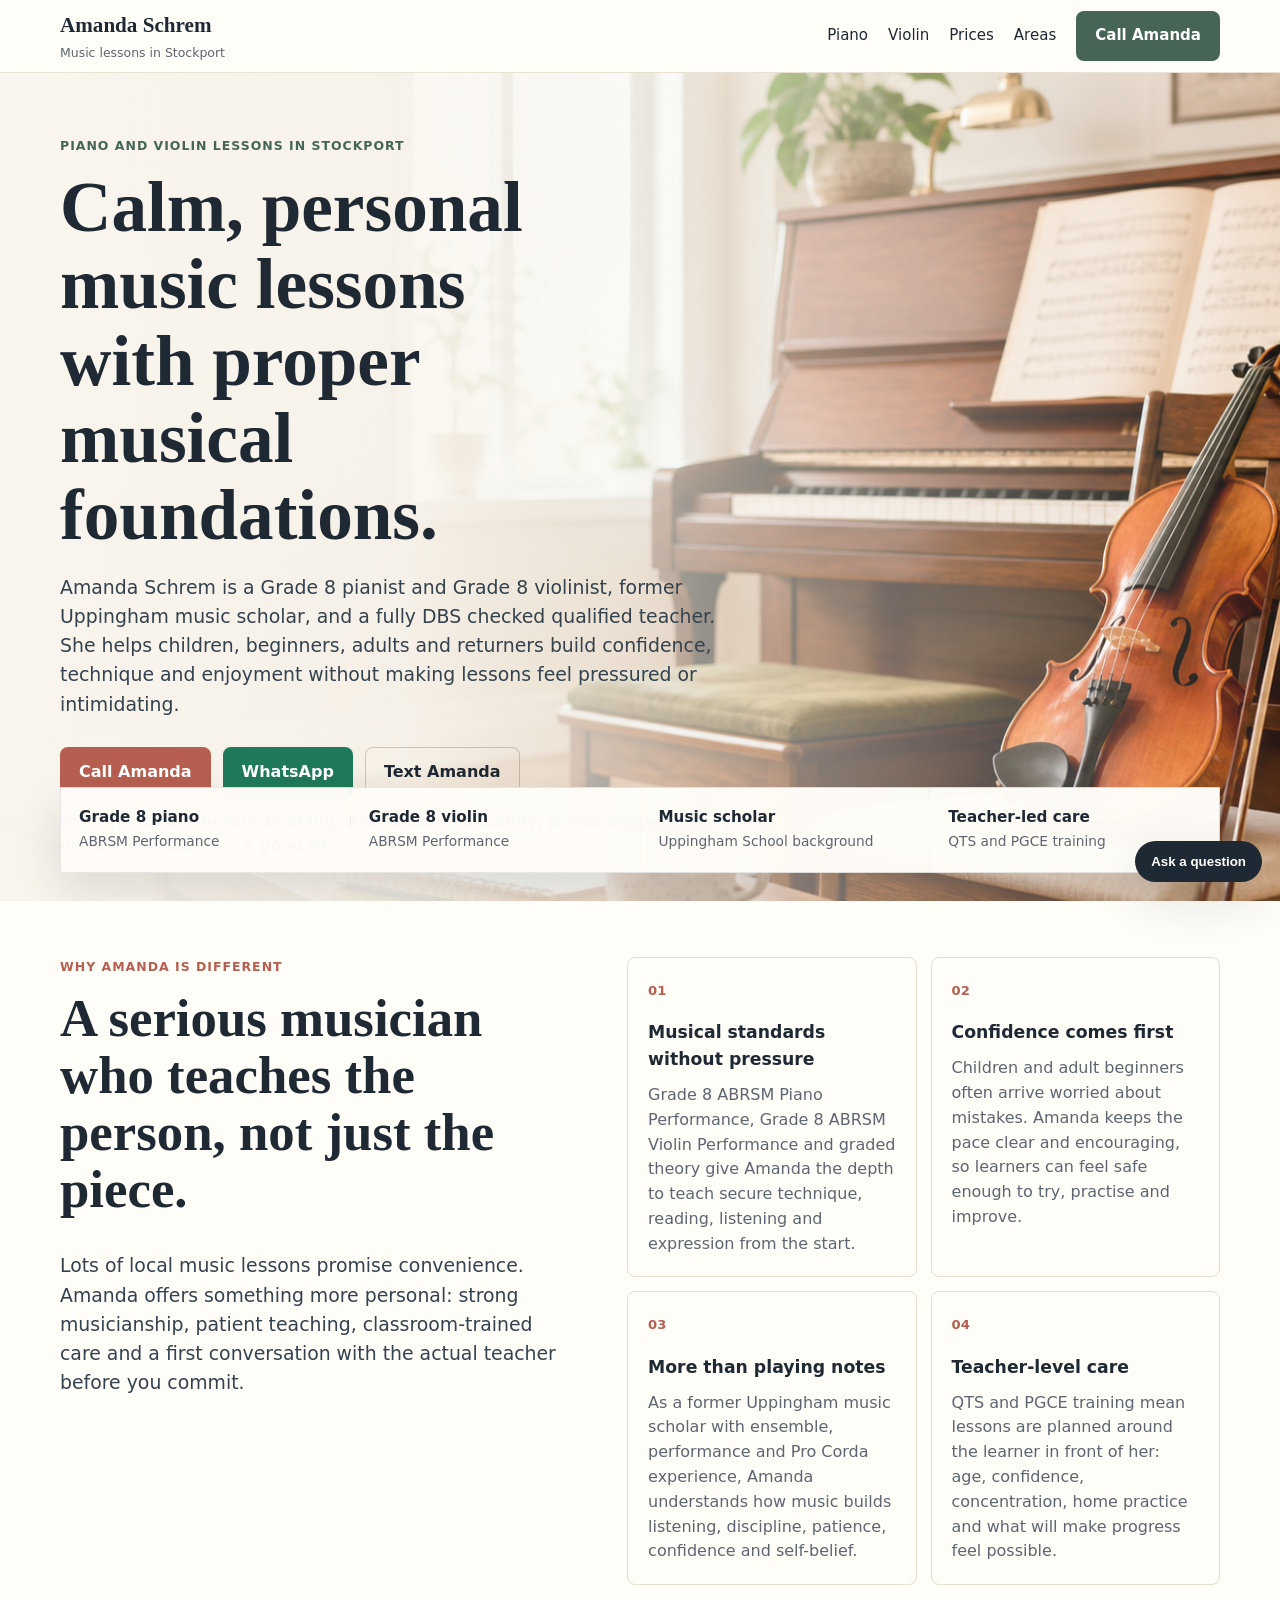
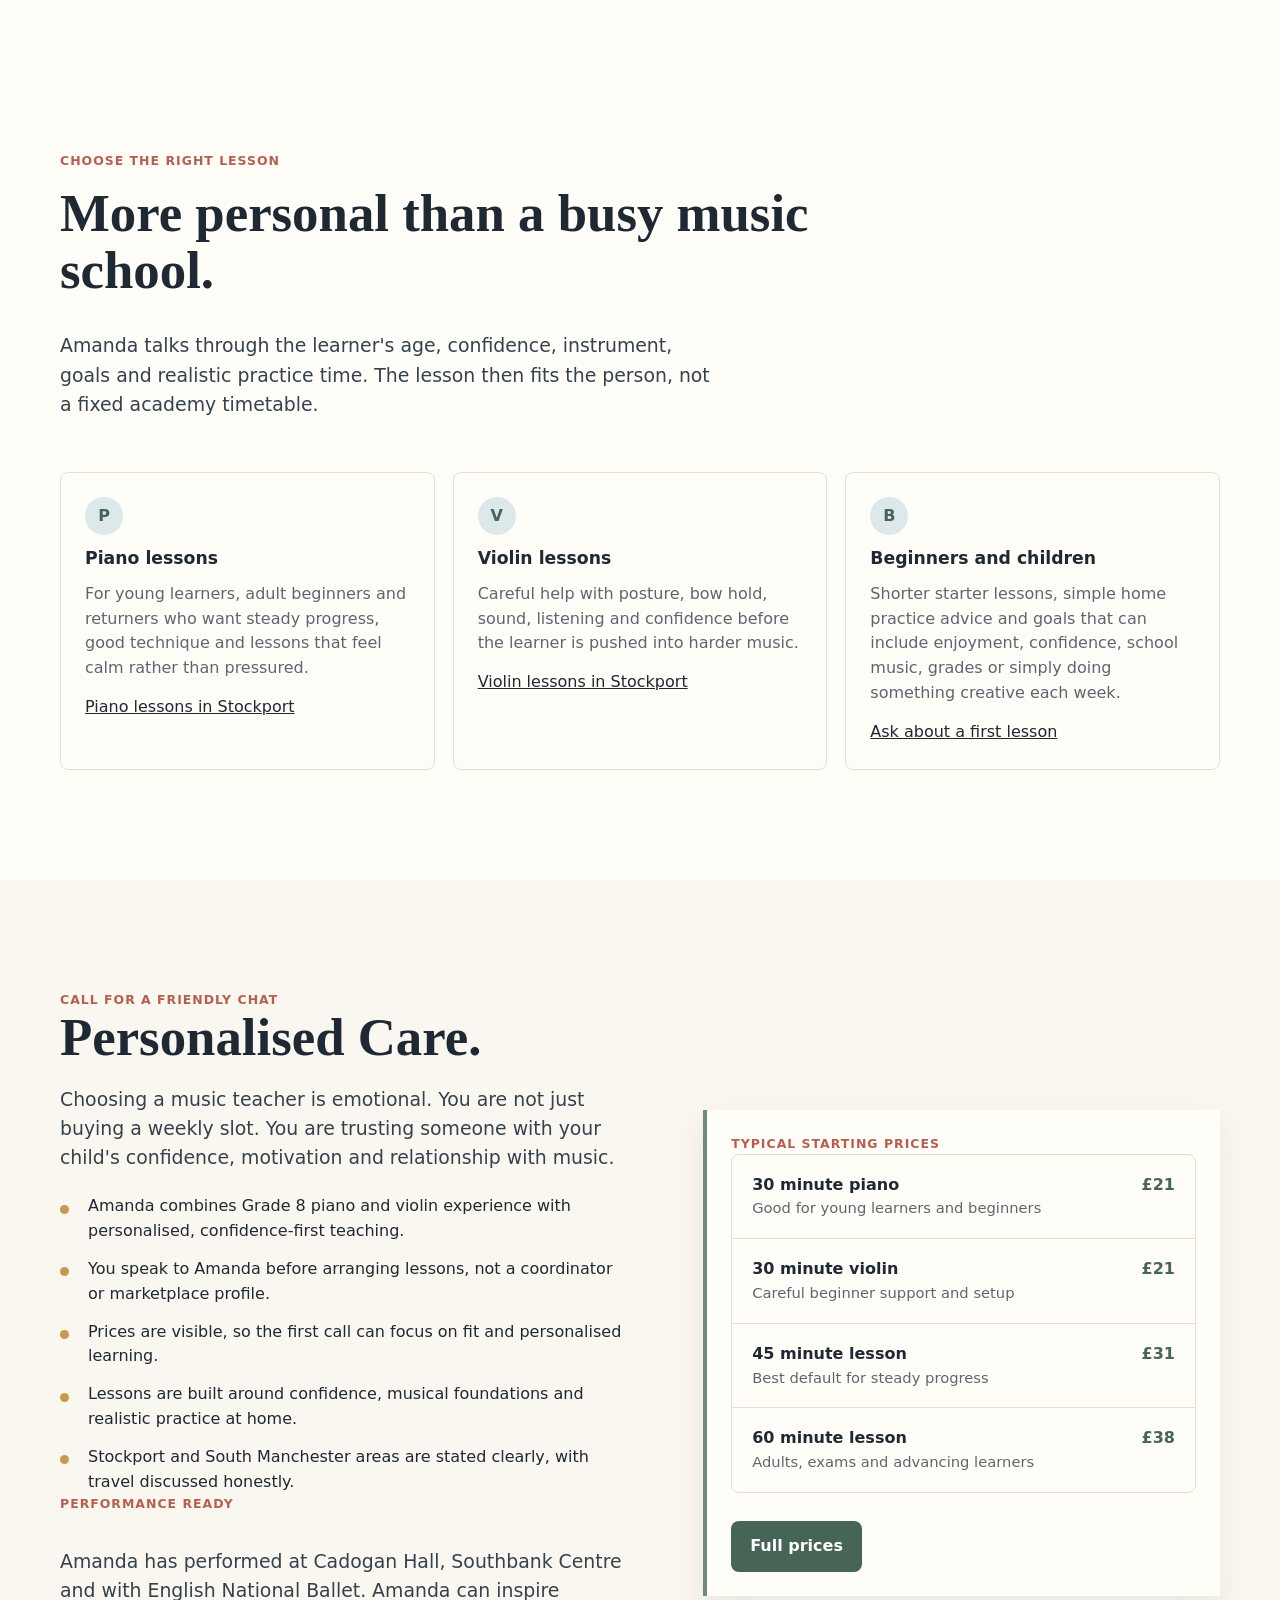
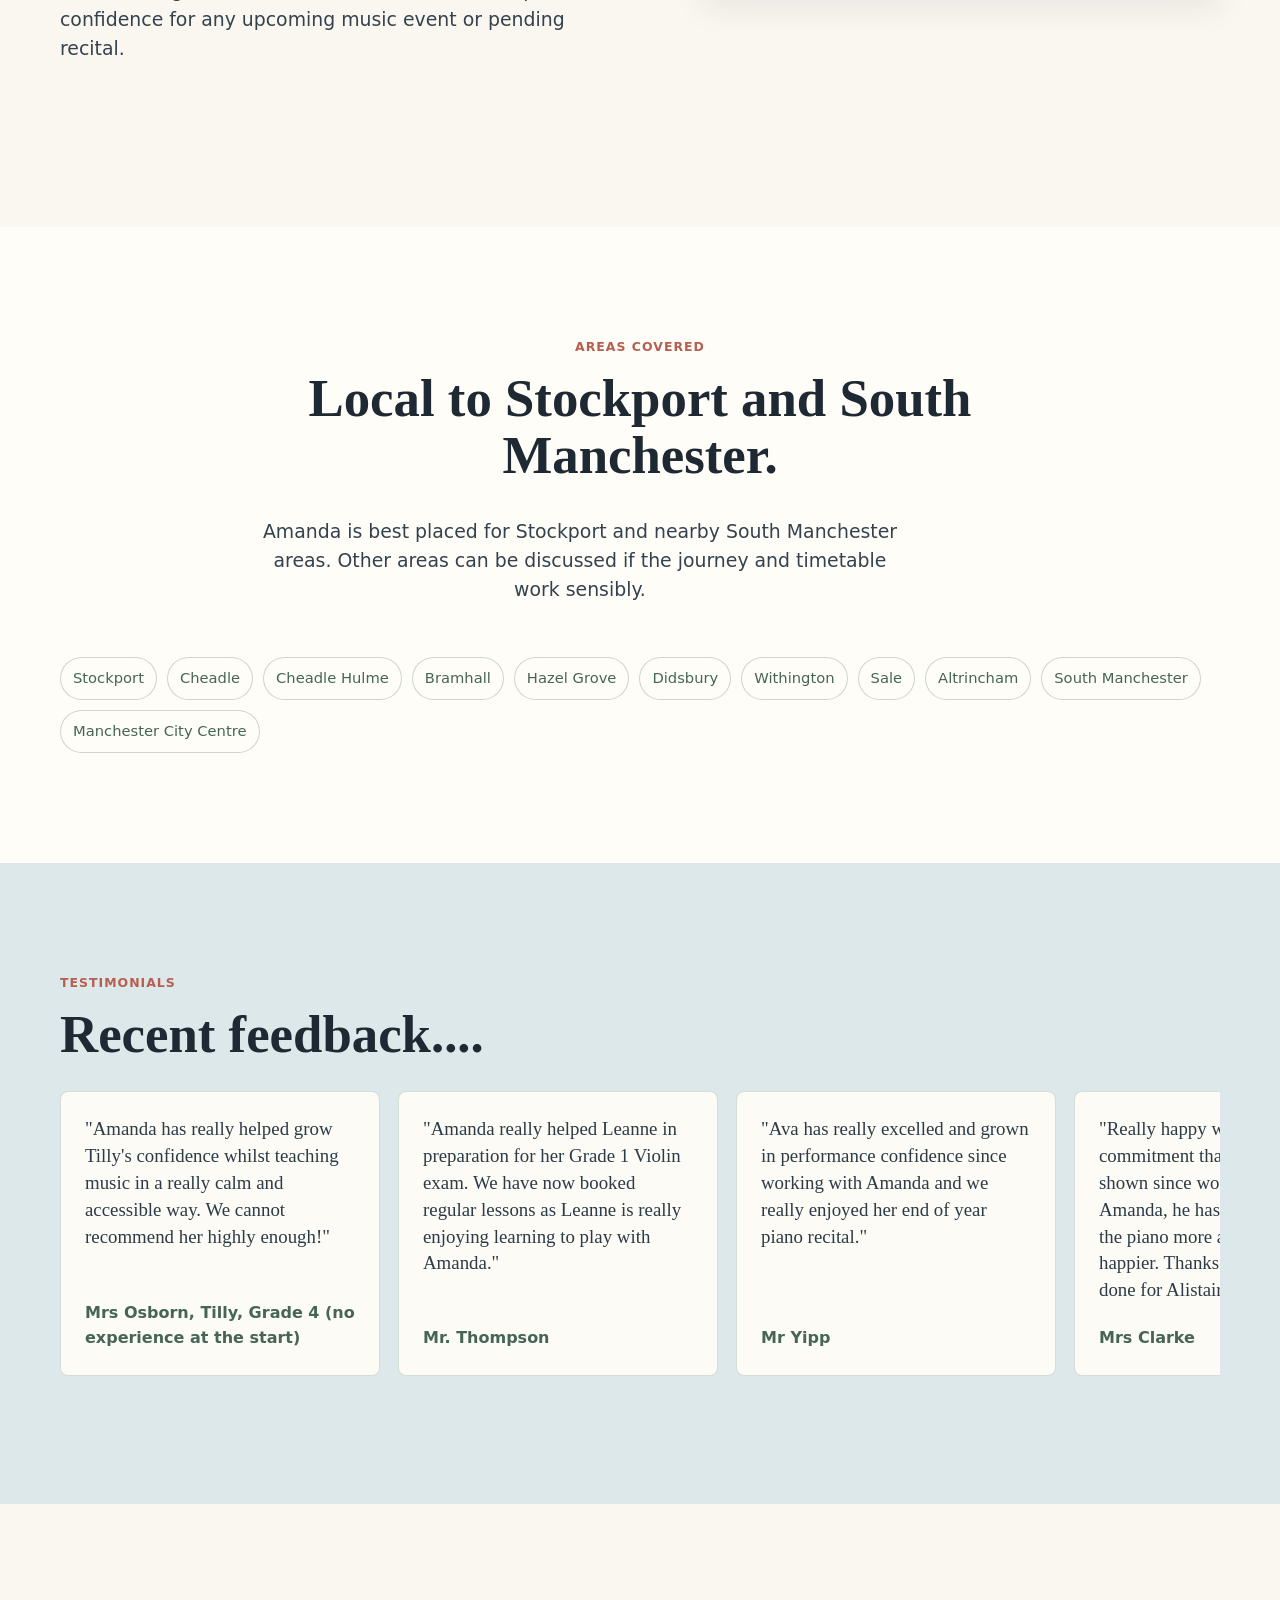
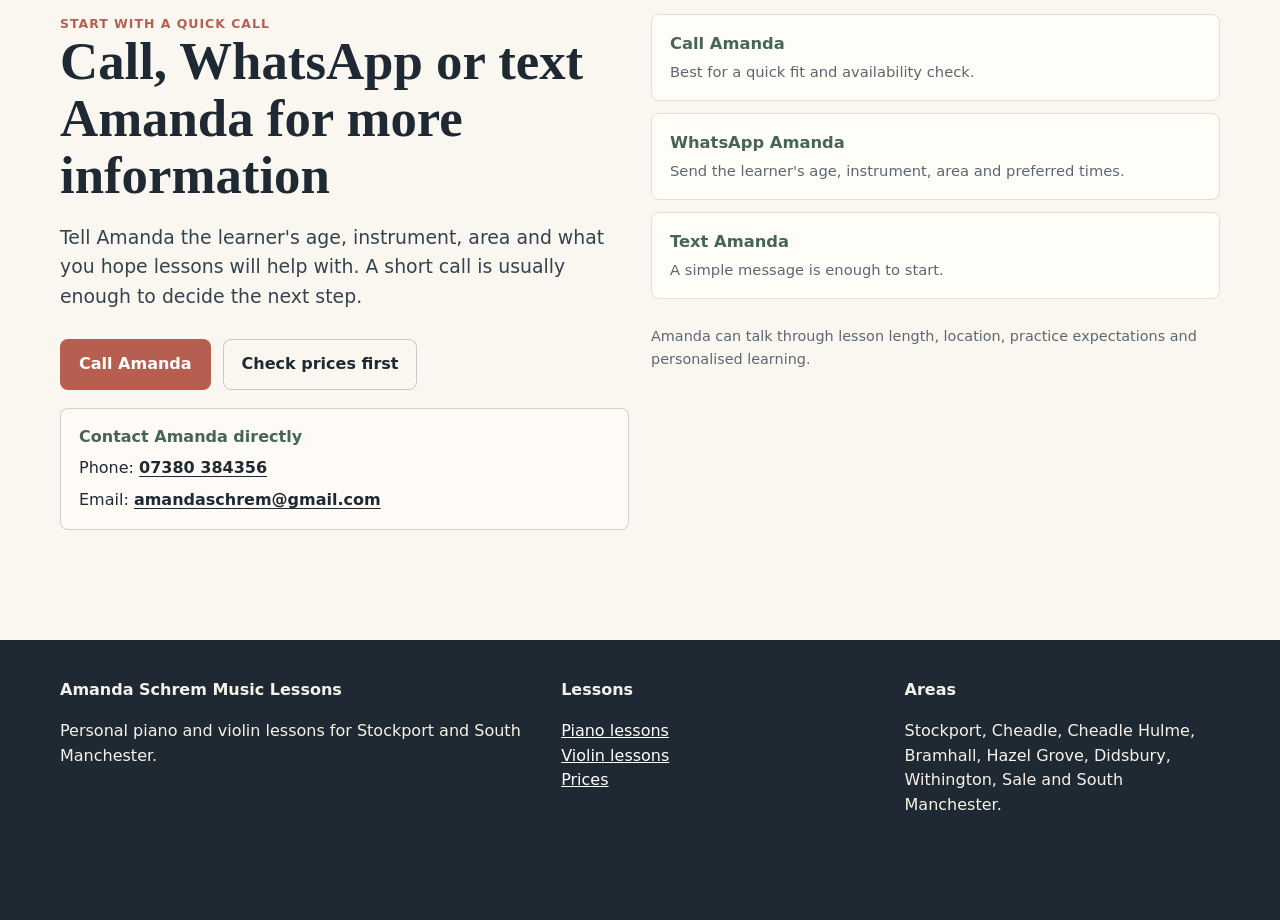
<file: index.html>
<!doctype html>
<html lang="en-GB">
<head>
  <meta charset="utf-8">
  <meta name="viewport" content="width=device-width, initial-scale=1">
  <title>Piano and Violin Lessons in Stockport | Amanda Schrem Music Lessons</title>
  <meta name="description" content="Piano and violin lessons in Stockport and South Manchester with Amanda Schrem, Grade 8 pianist, Grade 8 violinist, Uppingham music scholar and fully DBS checked qualified teacher.">
  <link rel="canonical" href="https://www.amandaschremmusictuition.co.uk/">
  <meta name="theme-color" content="#faf7f0">
  <meta property="og:title" content="Piano and Violin Lessons in Stockport with Amanda Schrem">
  <meta property="og:description" content="Patient, personal piano and violin lessons across Stockport and South Manchester with Grade 8 musical credentials and a qualified-teacher approach.">
  <meta property="og:image" content="https://www.amandaschremmusictuition.co.uk/assets/hero-music-lessons.png">
  <meta property="og:url" content="https://www.amandaschremmusictuition.co.uk/">
  <link rel="stylesheet" href="assets/styles.css?v=20260627a">
  <script type="application/ld+json">
  {
    "@context": "https://schema.org",
    "@type": "MusicSchool",
    "name": "Amanda Schrem Music Lessons",
    "description": "Piano and violin lessons in Stockport and South Manchester.",
    "areaServed": ["Stockport", "Cheadle", "Cheadle Hulme", "Bramhall", "Hazel Grove", "Sale", "Altrincham", "South Manchester"],
    "url": "https://www.amandaschremmusictuition.co.uk/",
    "image": "https://www.amandaschremmusictuition.co.uk/assets/hero-music-lessons.png",
    "telephone": "+447380384356",
    "email": "amandaschrem@gmail.com",
    "priceRange": "GBP 16-38",
    "founder": {
      "@type": "Person",
      "name": "Amanda Schrem",
      "jobTitle": "Music teacher and qualified teacher",
      "description": "Grade 8 ABRSM Piano Performance, Grade 8 ABRSM Violin Performance, former Uppingham music scholar and fully DBS checked qualified teacher."
    },
    "sameAs": []
  }
  </script>
  <!-- Google tag (gtag.js) -->
  <script async src="https://www.googletagmanager.com/gtag/js?id=AW-18239191836"></script>
  <script>
    window.dataLayer = window.dataLayer || [];
    function gtag(){dataLayer.push(arguments);}
    gtag('js', new Date());

    gtag('config', 'AW-18239191836');
  </script>
</head>
<body>
  <a class="skip-link" href="#main">Skip to content</a>
  <header class="site-header">
    <div class="nav-wrap">
      <a class="brand" href="index.html" aria-label="Amanda Schrem Music Lessons home">
        <strong>Amanda Schrem</strong>
        <span>Music lessons in Stockport</span>
      </a>
      <button class="menu-button" type="button" data-menu-button aria-expanded="false" aria-label="Open menu">Menu</button>
      <nav class="nav-links" data-nav-links aria-label="Main navigation">
        <a href="piano-lessons-stockport.html">Piano</a>
        <a href="violin-lessons-stockport.html">Violin</a>
        <a href="prices.html">Prices</a>
        <a href="#areas">Areas</a>
        <a class="btn" href="tel:+447380384356" data-track="phone_intent" data-label="header-call">Call Amanda</a>
      </nav>
    </div>
  </header>

  <main id="main">
    <section class="hero" aria-label="Piano and violin lessons in Stockport">
      <div class="hero-media">
        <img src="assets/hero-music-lessons.png" alt="A warm home music lesson space with piano, violin and sheet music">
        <div class="hero-content">
          <div class="hero-copy">
            <p class="eyebrow">Piano and violin lessons in Stockport</p>
            <h1>Calm, personal music lessons with proper musical foundations.</h1>
            <p class="lead">Amanda Schrem is a Grade 8 pianist and Grade 8 violinist, former Uppingham music scholar, and a fully DBS checked qualified teacher. She helps children, beginners, adults and returners build confidence, technique and enjoyment without making lessons feel pressured or intimidating.</p>
            <div class="hero-actions conversion-actions">
              <a class="btn rosin" href="tel:+447380384356" data-track="phone_intent" data-label="music-home-hero-call">Call Amanda</a>
              <a class="btn whatsapp" href="https://wa.me/447380384356?text=Hi%20Amanda%2C%20I%20would%20like%20to%20ask%20about%20piano%20or%20violin%20lessons." data-track="whatsapp_intent" data-label="music-home-hero-whatsapp">WhatsApp</a>
              <a class="btn secondary" href="sms:+447380384356?body=Hi%20Amanda%2C%20I%20would%20like%20to%20ask%20about%20piano%20or%20violin%20lessons." data-track="text_intent" data-label="music-home-hero-text">Text Amanda</a>
            </div>
            <p class="conversion-note">Free quick chat before booking. Ask about availability, prices and whether piano or violin lessons are a good fit.</p>
          </div>
        </div>
        <div class="trust-strip" aria-label="Music lesson highlights">
          <div class="trust-item"><strong>Grade 8 piano</strong><span>ABRSM Performance</span></div>
          <div class="trust-item"><strong>Grade 8 violin</strong><span>ABRSM Performance</span></div>
          <div class="trust-item"><strong>Music scholar</strong><span>Uppingham School background</span></div>
          <div class="trust-item"><strong>Teacher-led care</strong><span>QTS and PGCE training</span></div>
        </div>
      </div>
    </section>

    <section class="section tight">
      <div class="wrap proof-led">
        <div class="section-head">
          <p class="kicker">Why Amanda is different</p>
          <h2>A serious musician who teaches the person, not just the piece.</h2>
          <p class="lead">Lots of local music lessons promise convenience. Amanda offers something more personal: strong musicianship, patient teaching, classroom-trained care and a first conversation with the actual teacher before you commit.</p>
        </div>
        <div class="proof-grid" aria-label="Amanda Schrem music credentials">
          <article class="proof-card"><span>01</span><strong>Musical standards without pressure</strong><p>Grade 8 ABRSM Piano Performance, Grade 8 ABRSM Violin Performance and graded theory give Amanda the depth to teach secure technique, reading, listening and expression from the start.</p></article>
          <article class="proof-card"><span>02</span><strong>Confidence comes first</strong><p>Children and adult beginners often arrive worried about mistakes. Amanda keeps the pace clear and encouraging, so learners can feel safe enough to try, practise and improve.</p></article>
          <article class="proof-card"><span>03</span><strong>More than playing notes</strong><p>As a former Uppingham music scholar with ensemble, performance and Pro Corda experience, Amanda understands how music builds listening, discipline, patience, confidence and self-belief.</p></article>
          <article class="proof-card"><span>04</span><strong>Teacher-level care</strong><p>QTS and PGCE training mean lessons are planned around the learner in front of her: age, confidence, concentration, home practice and what will make progress feel possible.</p></article>
        </div>
      </div>
    </section>

    <section class="section" id="lessons">
      <div class="wrap">
        <div class="section-head">
          <p class="kicker">Choose the right lesson</p>
          <h2>More personal than a busy music school.</h2>
          <p class="lead">Amanda talks through the learner's age, confidence, instrument, goals and realistic practice time. The lesson then fits the person, not a fixed academy timetable.</p>
        </div>
        <div class="grid three">
          <article class="card feature">
            <span class="mark">P</span>
            <h3>Piano lessons</h3>
            <p>For young learners, adult beginners and returners who want steady progress, good technique and lessons that feel calm rather than pressured.</p>
            <a href="piano-lessons-stockport.html">Piano lessons in Stockport</a>
          </article>
          <article class="card feature">
            <span class="mark">V</span>
            <h3>Violin lessons</h3>
            <p>Careful help with posture, bow hold, sound, listening and confidence before the learner is pushed into harder music.</p>
            <a href="violin-lessons-stockport.html">Violin lessons in Stockport</a>
          </article>
          <article class="card feature">
            <span class="mark">B</span>
            <h3>Beginners and children</h3>
            <p>Shorter starter lessons, simple home practice advice and goals that can include enjoyment, confidence, school music, grades or simply doing something creative each week.</p>
            <a href="#contact">Ask about a first lesson</a>
          </article>
        </div>
      </div>
    </section>

    <section class="section alt">
      <div class="wrap split">
        <div>
          <p class="kicker">Call for a friendly chat</p>
          <h2>Personalised Care.</h2>
          <p class="lead">Choosing a music teacher is emotional. You are not just buying a weekly slot. You are trusting someone with your child's confidence, motivation and relationship with music.</p>
          <ul class="list">
            <li>Amanda combines Grade 8 piano and violin experience with personalised, confidence-first teaching.</li>
            <li>You speak to Amanda before arranging lessons, not a coordinator or marketplace profile.</li>
            <li>Prices are visible, so the first call can focus on fit and personalised learning.</li>
            <li>Lessons are built around confidence, musical foundations and realistic practice at home.</li>
            <li>Stockport and South Manchester areas are stated clearly, with travel discussed honestly.</li>
          </ul>
          <div class="section-head">
            <p class="kicker">Performance ready</p>
            <p class="lead">Amanda has performed at Cadogan Hall, Southbank Centre and with English National Ballet. Amanda can inspire confidence for any upcoming music event or pending recital.</p>
          </div>
        </div>
        <aside class="panel">
          <p class="kicker">Typical starting prices</p>
          <div class="price-table">
            <div class="price-row"><div><strong>30 minute piano</strong><span>Good for young learners and beginners</span></div><div class="price">£21</div></div>
            <div class="price-row"><div><strong>30 minute violin</strong><span>Careful beginner support and setup</span></div><div class="price">£21</div></div>
            <div class="price-row"><div><strong>45 minute lesson</strong><span>Best default for steady progress</span></div><div class="price">£31</div></div>
            <div class="price-row"><div><strong>60 minute lesson</strong><span>Adults, exams and advancing learners</span></div><div class="price">£38</div></div>
          </div>
          <div class="section-actions">
            <a class="btn" href="prices.html" data-track="prices_click" data-label="home-price-panel">Full prices</a>
          </div>
        </aside>
      </div>
    </section>

    <section class="section" id="areas">
      <div class="wrap">
        <div class="section-head center">
          <p class="kicker">Areas covered</p>
          <h2>Local to Stockport and South Manchester.</h2>
          <p class="lead">Amanda is best placed for Stockport and nearby South Manchester areas. Other areas can be discussed if the journey and timetable work sensibly.</p>
        </div>
        <div class="area-pills" aria-label="Areas covered">
          <span>Stockport</span><span>Cheadle</span><span>Cheadle Hulme</span><span>Bramhall</span><span>Hazel Grove</span><span>Didsbury</span><span>Withington</span><span>Sale</span><span>Altrincham</span><span>South Manchester</span><span>Manchester City Centre</span>
        </div>
      </div>
    </section>

    <section class="section blue testimonials-section">
      <div class="wrap">
        <div class="section-head">
          <p class="kicker">Testimonials</p>
          <h2>Recent feedback....</h2>
        </div>
        <div class="testimonial-rail" aria-label="Music lesson testimonials">
          <figure class="testimonial-card">
            <blockquote>"Amanda has really helped grow Tilly's confidence whilst teaching music in a really calm and accessible way. We cannot recommend her highly enough!"</blockquote>
            <figcaption>Mrs Osborn, Tilly, Grade 4 (no experience at the start)</figcaption>
          </figure>
          <figure class="testimonial-card">
            <blockquote>"Amanda really helped Leanne in preparation for her Grade 1 Violin exam. We have now booked regular lessons as Leanne is really enjoying learning to play with Amanda."</blockquote>
            <figcaption>Mr. Thompson</figcaption>
          </figure>
          <figure class="testimonial-card">
            <blockquote>"Ava has really excelled and grown in performance confidence since working with Amanda and we really enjoyed her end of year piano recital."</blockquote>
            <figcaption>Mr Yipp</figcaption>
          </figure>
          <figure class="testimonial-card">
            <blockquote>"Really happy with the commitment that Alistair has shown since working with Amanda, he has enjoyed playing the piano more and we couldn't be happier. Thanks for all you have done for Alistair!"</blockquote>
            <figcaption>Mrs Clarke</figcaption>
          </figure>
        </div>
      </div>
    </section>

    <section class="section alt" id="contact">
      <div class="wrap contact-box">
        <div>
          <p class="kicker">Start with a quick call</p>
          <h2>Call, WhatsApp or text Amanda for more information</h2>
          <p class="lead">Tell Amanda the learner's age, instrument, area and what you hope lessons will help with. A short call is usually enough to decide the next step.</p>
          <div class="section-actions">
            <a class="btn rosin" href="tel:+447380384356" data-track="phone_intent" data-label="music-contact-call">Call Amanda</a>
            <a class="btn secondary" href="prices.html" data-track="prices_click" data-label="music-contact-prices">Check prices first</a>
          </div>
        <div class="direct-contact desktop-contact" aria-label="Amanda direct contact details"><strong>Contact Amanda directly</strong><span>Phone: <a href="tel:+447380384356">07380 384356</a></span><span>Email: <a href="mailto:amandaschrem@gmail.com">amandaschrem@gmail.com</a></span></div></div>
        <div class="contact-options" aria-label="Contact options">
          <a class="contact-option" href="tel:+447380384356" data-track="phone_intent" data-label="music-home-call"><strong>Call Amanda</strong><span>Best for a quick fit and availability check.</span></a>
          <a class="contact-option" href="https://wa.me/447380384356?text=Hi%20Amanda%2C%20I%20would%20like%20to%20ask%20about%20piano%20or%20violin%20lessons." data-track="whatsapp_intent" data-label="music-home-whatsapp"><strong>WhatsApp Amanda</strong><span>Send the learner's age, instrument, area and preferred times.</span></a>
          <a class="contact-option" href="sms:+447380384356?body=Hi%20Amanda%2C%20I%20would%20like%20to%20ask%20about%20piano%20or%20violin%20lessons." data-track="text_intent" data-label="music-home-text"><strong>Text Amanda</strong><span>A simple message is enough to start.</span></a>
          <p class="form-note">Amanda can talk through lesson length, location, practice expectations and personalised learning.</p>
        </div>
      </div>
    </section>
  </main>

  <aside class="chat-widget" aria-label="Music lesson quick answers">
    <button class="chat-toggle" type="button" data-chat-toggle aria-expanded="false">Ask a question</button>
    <div class="chat-panel" data-chat-panel>
      <div class="chat-head"><strong>Amanda Schrem Music Lessons</strong><span>Quick answers before you call</span></div>
      <div class="chat-body">
        <div class="quick-replies">
          <button type="button" data-chat-reply="qualifications">Why Amanda?</button>
          <button type="button" data-chat-reply="prices">What do lessons cost?</button>
          <button type="button" data-chat-reply="areas">Which areas are covered?</button>
          <button type="button" data-chat-reply="trial">How do we start?</button>
        </div>
        <div class="chat-answer" data-chat-answer>Choose a question, then call, WhatsApp or text if it sounds like the right fit.</div>
        <a class="btn whatsapp" href="https://wa.me/447380384356?text=Hi%20Amanda%2C%20I%20would%20like%20to%20ask%20about%20piano%20or%20violin%20lessons." data-track="whatsapp_intent" data-label="music-chat-whatsapp">WhatsApp Amanda</a>
      </div>
    </div>
  </aside>

  <div class="sticky-call" aria-label="Mobile contact options for Amanda"><a class="mobile-contact-action phone" href="tel:+447380384356" data-track="sticky_phone_intent" data-label="mobile-sticky-call" aria-label="Call Amanda"><svg aria-hidden="true" viewBox="0 0 24 24" fill="none"><path d="M22 16.92v3a2 2 0 0 1-2.18 2 19.8 19.8 0 0 1-8.63-3.07 19.5 19.5 0 0 1-6-6A19.8 19.8 0 0 1 2.12 4.18 2 2 0 0 1 4.11 2h3a2 2 0 0 1 2 1.72c.13.95.35 1.88.66 2.77a2 2 0 0 1-.45 2.11L8.05 9.87a16 16 0 0 0 6.08 6.08l1.27-1.27a2 2 0 0 1 2.11-.45c.89.31 1.82.53 2.77.66A2 2 0 0 1 22 16.92Z" stroke="currentColor" stroke-width="2" stroke-linecap="round" stroke-linejoin="round"/></svg><span>Call</span></a><a class="mobile-contact-action whatsapp" href="https://wa.me/447380384356?text=Hi%20Amanda%2C%20I%20would%20like%20to%20ask%20about%20piano%20or%20violin%20lessons." data-track="sticky_whatsapp_intent" data-label="mobile-sticky-whatsapp" aria-label="WhatsApp Amanda"><svg aria-hidden="true" viewBox="0 0 24 24"><path fill="currentColor" d="M12.03 2.5a9.43 9.43 0 0 0-8.17 14.15L2.7 21.5l4.98-1.13A9.43 9.43 0 1 0 12.03 2.5Zm0 1.8a7.63 7.63 0 0 1 6.45 11.72 7.62 7.62 0 0 1-9.92 2.66l-.31-.16-2.94.67.69-2.83-.18-.3A7.63 7.63 0 0 1 12.03 4.3Zm-3.1 3.72c-.16 0-.42.06-.64.3-.22.23-.84.82-.84 2 0 1.17.86 2.31.98 2.47.12.16 1.66 2.66 4.1 3.62 2.02.8 2.44.64 2.88.6.44-.04 1.42-.58 1.62-1.14.2-.56.2-1.04.14-1.14-.06-.1-.22-.16-.46-.28-.24-.12-1.42-.7-1.64-.78-.22-.08-.38-.12-.54.12-.16.24-.62.78-.76.94-.14.16-.28.18-.52.06-.24-.12-1.01-.37-1.92-1.18-.71-.63-1.19-1.41-1.33-1.65-.14-.24-.01-.37.11-.49.11-.11.24-.28.36-.42.12-.14.16-.24.24-.4.08-.16.04-.3-.02-.42-.06-.12-.54-1.3-.74-1.78-.2-.47-.39-.4-.54-.41h-.48Z"/></svg><span>WhatsApp</span></a><a class="mobile-contact-action text" href="sms:+447380384356?body=Hi%20Amanda%2C%20I%20would%20like%20to%20ask%20about%20piano%20or%20violin%20lessons." data-track="sticky_text_intent" data-label="mobile-sticky-text" aria-label="Text Amanda"><svg aria-hidden="true" viewBox="0 0 24 24" fill="none"><path d="M21 15a4 4 0 0 1-4 4H8l-5 3V7a4 4 0 0 1 4-4h10a4 4 0 0 1 4 4v8Z" stroke="currentColor" stroke-width="2" stroke-linecap="round" stroke-linejoin="round"/><path d="M8 9h8M8 13h5" stroke="currentColor" stroke-width="2" stroke-linecap="round"/></svg><span>Text</span></a></div>

  <footer class="site-footer">
    <div class="wrap footer-grid">
      <div><strong>Amanda Schrem Music Lessons</strong><p>Personal piano and violin lessons for Stockport and South Manchester.</p></div>
      <div><strong>Lessons</strong><p><a href="piano-lessons-stockport.html">Piano lessons</a><br><a href="violin-lessons-stockport.html">Violin lessons</a><br><a href="prices.html">Prices</a></p></div>
      <div><strong>Areas</strong><p>Stockport, Cheadle, Cheadle Hulme, Bramhall, Hazel Grove, Didsbury, Withington, Sale and South Manchester.</p></div>
    </div>
  </footer>
  <script src="assets/site.js?v=20260614c"></script>
</body>
</html>
</file>
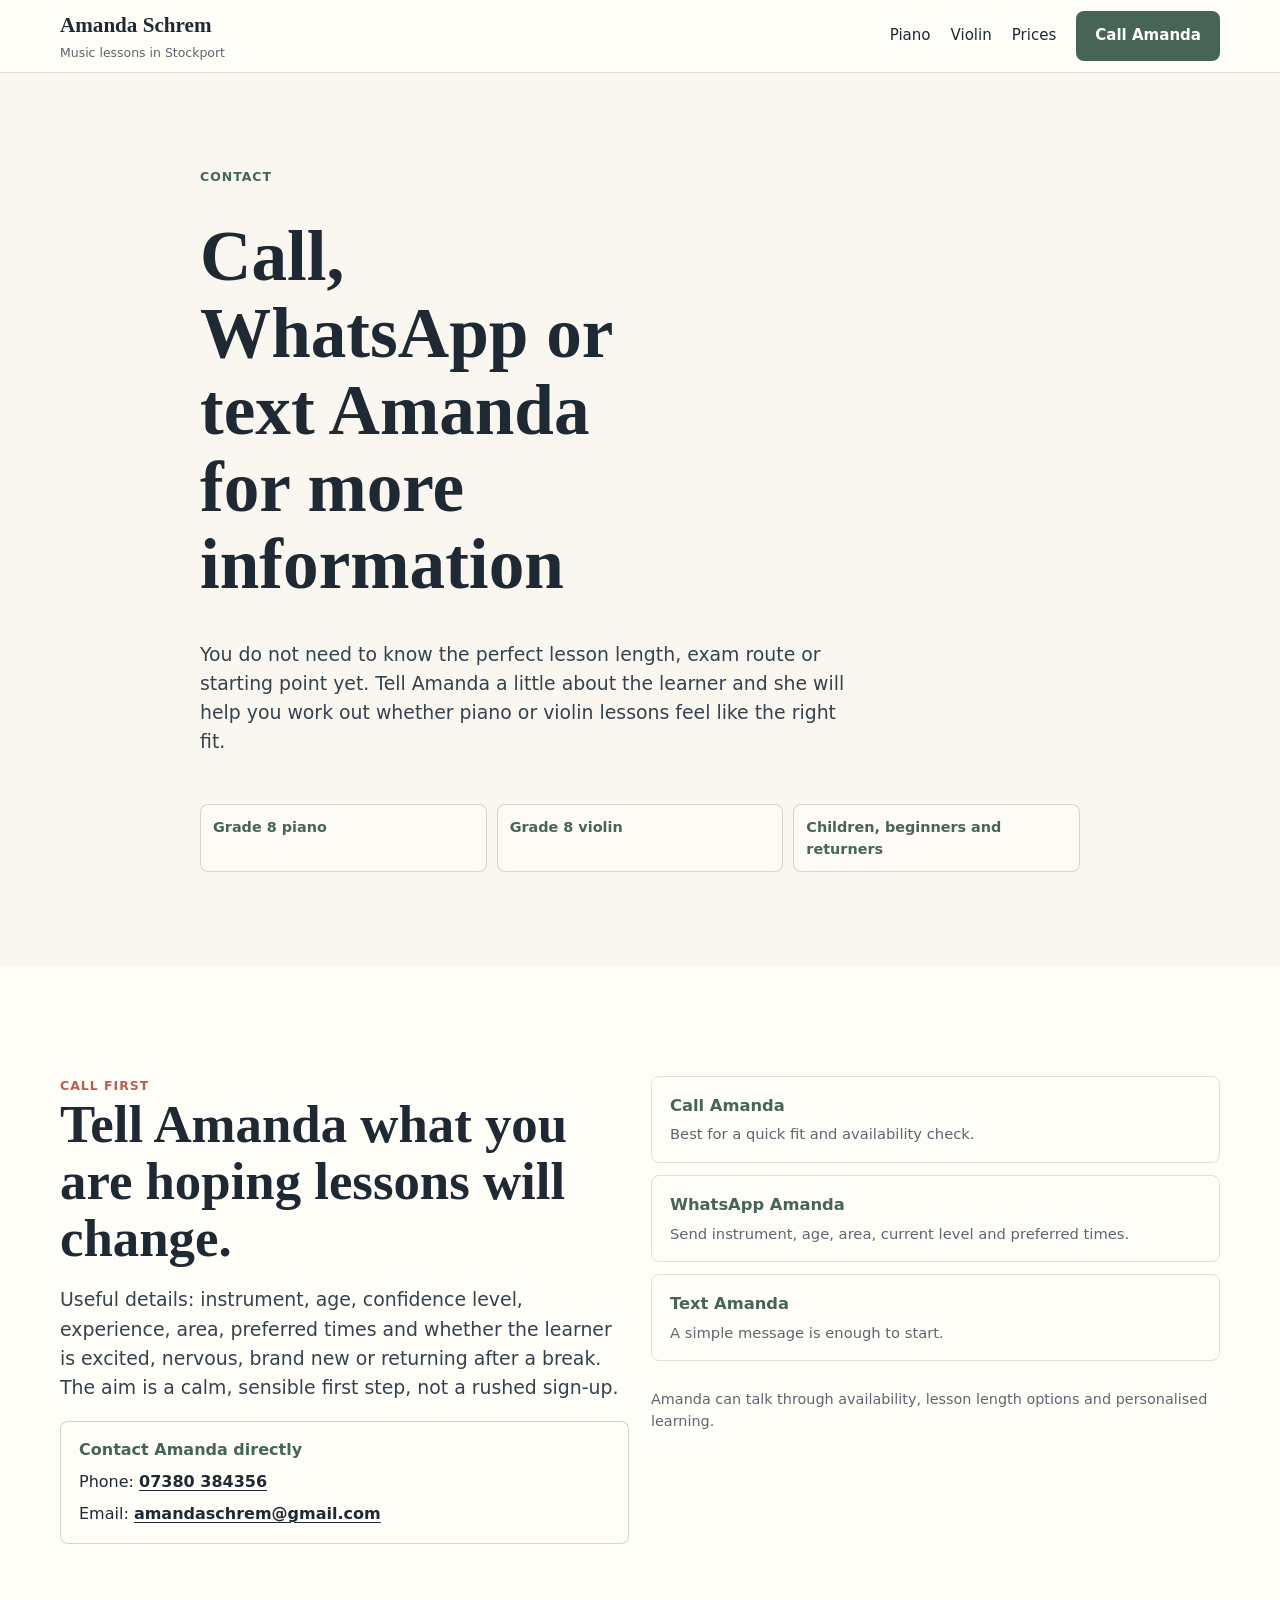
<file: contact.html>
<!doctype html>
<html lang="en-GB">
<head>
  <meta charset="utf-8">
  <meta name="viewport" content="width=device-width, initial-scale=1">
  <title>Contact Amanda Schrem Music Lessons | Piano and Violin Lessons Stockport</title>
  <meta name="description" content="Contact Amanda Schrem about piano or violin lessons in Stockport and South Manchester. Grade 8 piano, Grade 8 violin and qualified teacher care.">
  <link rel="canonical" href="https://www.amandaschremmusictuition.co.uk/contact.html">
  <link rel="stylesheet" href="assets/styles.css?v=20260627a">
  <!-- Google tag (gtag.js) -->
  <script async src="https://www.googletagmanager.com/gtag/js?id=AW-18239191836"></script>
  <script>
    window.dataLayer = window.dataLayer || [];
    function gtag(){dataLayer.push(arguments);}
    gtag('js', new Date());

    gtag('config', 'AW-18239191836');
  </script>
</head>
<body>
  <header class="site-header"><div class="nav-wrap"><a class="brand" href="index.html"><strong>Amanda Schrem</strong><span>Music lessons in Stockport</span></a><button class="menu-button" type="button" data-menu-button aria-expanded="false" aria-label="Open menu">Menu</button><nav class="nav-links" data-nav-links><a href="piano-lessons-stockport.html">Piano</a><a href="violin-lessons-stockport.html">Violin</a><a href="prices.html">Prices</a><a class="btn" href="tel:+447380384356" data-track="phone_intent" data-label="contact-header-call">Call Amanda</a></nav></div></header>
  <main id="main">
    <div class="mobile-page-image"><img src="assets/hero-music-lessons.png" alt="A warm home music lesson space with piano, violin and sheet music"></div>
    <section class="page-hero"><div class="wrap"><p class="eyebrow">Contact</p><h1>Call, WhatsApp or text Amanda for more information</h1><p class="lead">You do not need to know the perfect lesson length, exam route or starting point yet. Tell Amanda a little about the learner and she will help you work out whether piano or violin lessons feel like the right fit.</p><div class="mini-proof"><span>Grade 8 piano</span><span>Grade 8 violin</span><span>Children, beginners and returners</span></div></div></section>
    <section class="section" id="contact"><div class="wrap contact-box"><div><p class="kicker">Call first</p><h2>Tell Amanda what you are hoping lessons will change.</h2><p class="lead">Useful details: instrument, age, confidence level, experience, area, preferred times and whether the learner is excited, nervous, brand new or returning after a break. The aim is a calm, sensible first step, not a rushed sign-up.</p><div class="direct-contact desktop-contact" aria-label="Amanda direct contact details"><strong>Contact Amanda directly</strong><span>Phone: <a href="tel:+447380384356">07380 384356</a></span><span>Email: <a href="mailto:amandaschrem@gmail.com">amandaschrem@gmail.com</a></span></div></div>
        <div class="contact-options" aria-label="Music lesson contact options"><a class="contact-option" href="tel:+447380384356" data-track="phone_intent" data-label="music-contact-page-call"><strong>Call Amanda</strong><span>Best for a quick fit and availability check.</span></a><a class="contact-option" href="https://wa.me/447380384356?text=Hi%20Amanda%2C%20I%20would%20like%20to%20ask%20about%20piano%20or%20violin%20lessons." data-track="whatsapp_intent" data-label="music-contact-page-whatsapp"><strong>WhatsApp Amanda</strong><span>Send instrument, age, area, current level and preferred times.</span></a><a class="contact-option" href="sms:+447380384356?body=Hi%20Amanda%2C%20I%20would%20like%20to%20ask%20about%20piano%20or%20violin%20lessons." data-track="text_intent" data-label="music-contact-page-text"><strong>Text Amanda</strong><span>A simple message is enough to start.</span></a><p class="form-note">Amanda can talk through availability, lesson length options and personalised learning.</p></div></div></section>
  </main>
  <div class="sticky-call" aria-label="Mobile contact options for Amanda"><a class="mobile-contact-action phone" href="tel:+447380384356" data-track="sticky_phone_intent" data-label="mobile-sticky-call" aria-label="Call Amanda"><svg aria-hidden="true" viewBox="0 0 24 24" fill="none"><path d="M22 16.92v3a2 2 0 0 1-2.18 2 19.8 19.8 0 0 1-8.63-3.07 19.5 19.5 0 0 1-6-6A19.8 19.8 0 0 1 2.12 4.18 2 2 0 0 1 4.11 2h3a2 2 0 0 1 2 1.72c.13.95.35 1.88.66 2.77a2 2 0 0 1-.45 2.11L8.05 9.87a16 16 0 0 0 6.08 6.08l1.27-1.27a2 2 0 0 1 2.11-.45c.89.31 1.82.53 2.77.66A2 2 0 0 1 22 16.92Z" stroke="currentColor" stroke-width="2" stroke-linecap="round" stroke-linejoin="round"/></svg><span>Call</span></a><a class="mobile-contact-action whatsapp" href="https://wa.me/447380384356?text=Hi%20Amanda%2C%20I%20would%20like%20to%20ask%20about%20piano%20or%20violin%20lessons." data-track="sticky_whatsapp_intent" data-label="mobile-sticky-whatsapp" aria-label="WhatsApp Amanda"><svg aria-hidden="true" viewBox="0 0 24 24"><path fill="currentColor" d="M12.03 2.5a9.43 9.43 0 0 0-8.17 14.15L2.7 21.5l4.98-1.13A9.43 9.43 0 1 0 12.03 2.5Zm0 1.8a7.63 7.63 0 0 1 6.45 11.72 7.62 7.62 0 0 1-9.92 2.66l-.31-.16-2.94.67.69-2.83-.18-.3A7.63 7.63 0 0 1 12.03 4.3Zm-3.1 3.72c-.16 0-.42.06-.64.3-.22.23-.84.82-.84 2 0 1.17.86 2.31.98 2.47.12.16 1.66 2.66 4.1 3.62 2.02.8 2.44.64 2.88.6.44-.04 1.42-.58 1.62-1.14.2-.56.2-1.04.14-1.14-.06-.1-.22-.16-.46-.28-.24-.12-1.42-.7-1.64-.78-.22-.08-.38-.12-.54.12-.16.24-.62.78-.76.94-.14.16-.28.18-.52.06-.24-.12-1.01-.37-1.92-1.18-.71-.63-1.19-1.41-1.33-1.65-.14-.24-.01-.37.11-.49.11-.11.24-.28.36-.42.12-.14.16-.24.24-.4.08-.16.04-.3-.02-.42-.06-.12-.54-1.3-.74-1.78-.2-.47-.39-.4-.54-.41h-.48Z"/></svg><span>WhatsApp</span></a><a class="mobile-contact-action text" href="sms:+447380384356?body=Hi%20Amanda%2C%20I%20would%20like%20to%20ask%20about%20piano%20or%20violin%20lessons." data-track="sticky_text_intent" data-label="mobile-sticky-text" aria-label="Text Amanda"><svg aria-hidden="true" viewBox="0 0 24 24" fill="none"><path d="M21 15a4 4 0 0 1-4 4H8l-5 3V7a4 4 0 0 1 4-4h10a4 4 0 0 1 4 4v8Z" stroke="currentColor" stroke-width="2" stroke-linecap="round" stroke-linejoin="round"/><path d="M8 9h8M8 13h5" stroke="currentColor" stroke-width="2" stroke-linecap="round"/></svg><span>Text</span></a></div>
  <script src="assets/site.js?v=20260614c"></script>
</body>
</html>
</file>
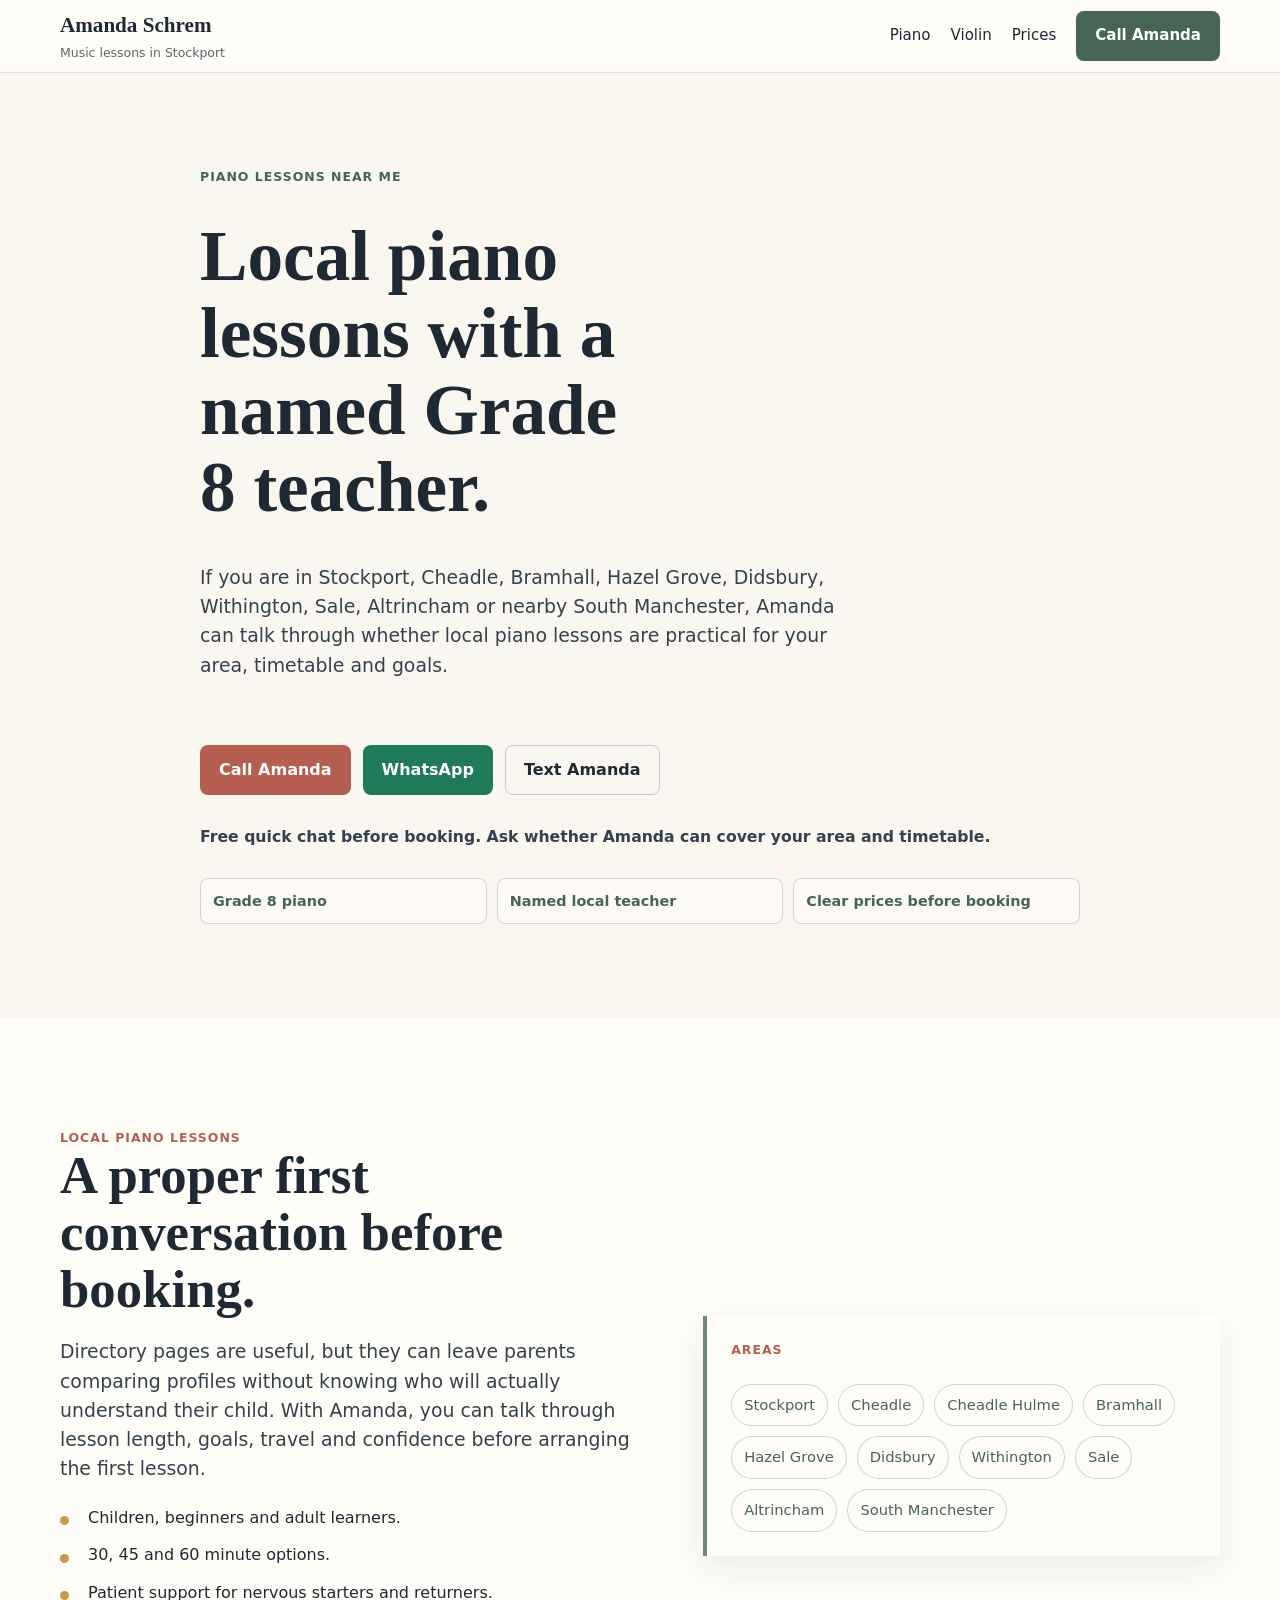
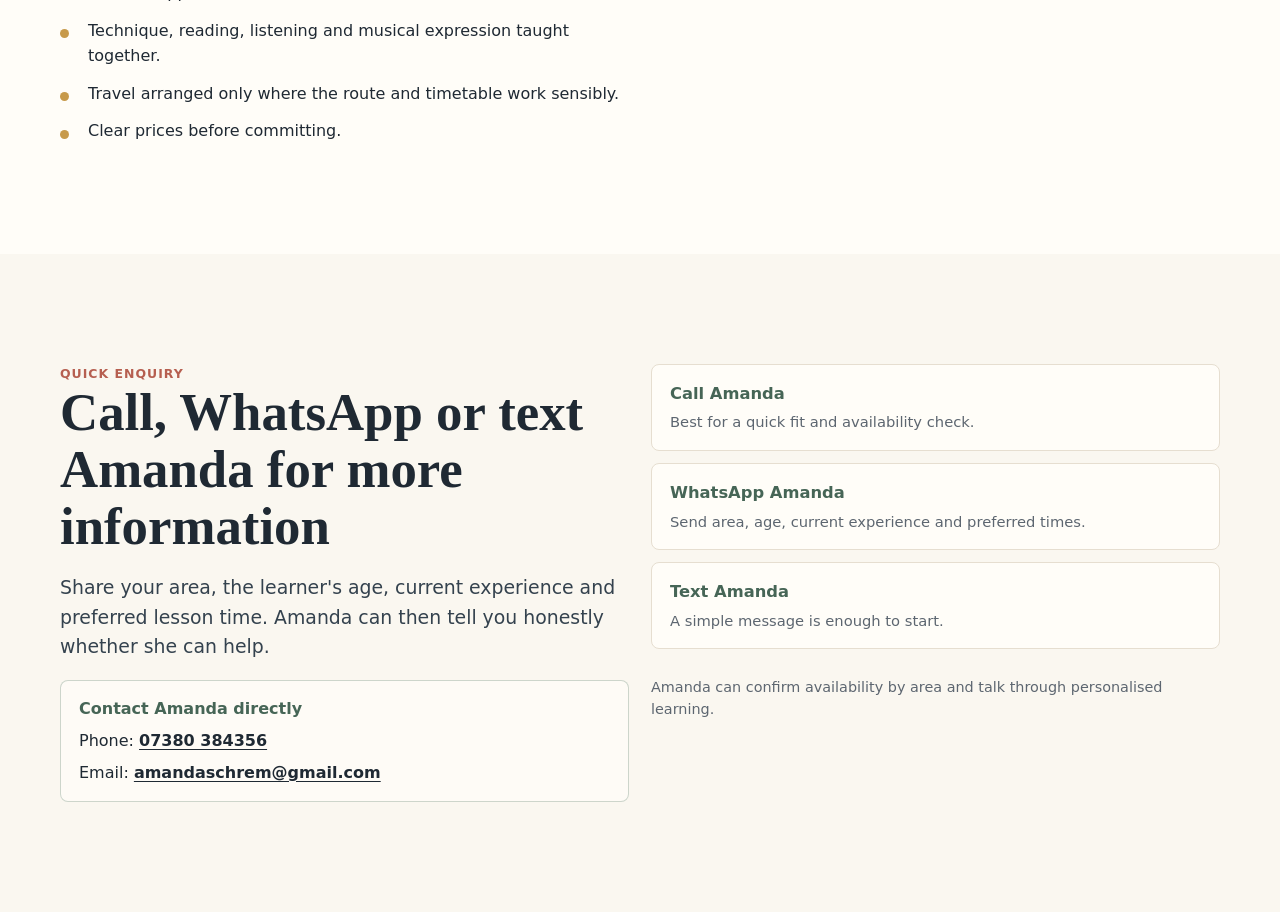
<file: piano-lessons-near-me.html>
<!doctype html>
<html lang="en-GB">
<head>
  <meta charset="utf-8">
  <meta name="viewport" content="width=device-width, initial-scale=1">
  <title>Piano Lessons Near Me | Stockport and South Manchester | Amanda Schrem</title>
  <meta name="description" content="Looking for piano lessons near you in Stockport, Cheadle, Bramhall, Didsbury, Sale or South Manchester? Grade 8 pianist-led piano tuition with Amanda Schrem.">
  <link rel="canonical" href="https://www.amandaschremmusictuition.co.uk/piano-lessons-near-me.html">
  <link rel="stylesheet" href="assets/styles.css?v=20260627a">
  <!-- Google tag (gtag.js) -->
  <script async src="https://www.googletagmanager.com/gtag/js?id=AW-18239191836"></script>
  <script>
    window.dataLayer = window.dataLayer || [];
    function gtag(){dataLayer.push(arguments);}
    gtag('js', new Date());

    gtag('config', 'AW-18239191836');
  </script>
</head>
<body>
  <header class="site-header"><div class="nav-wrap"><a class="brand" href="index.html"><strong>Amanda Schrem</strong><span>Music lessons in Stockport</span></a><button class="menu-button" type="button" data-menu-button aria-expanded="false" aria-label="Open menu">Menu</button><nav class="nav-links" data-nav-links><a href="piano-lessons-stockport.html">Piano</a><a href="violin-lessons-stockport.html">Violin</a><a href="prices.html">Prices</a><a class="btn" href="tel:+447380384356" data-track="phone_intent" data-label="piano-near-header">Call Amanda</a></nav></div></header>
  <main id="main">
    <div class="mobile-page-image"><img src="assets/hero-music-lessons.png" alt="A warm home music lesson space with piano, violin and sheet music"></div>
    <section class="page-hero"><div class="wrap"><p class="eyebrow">Piano lessons near me</p><h1>Local piano lessons with a named Grade 8 teacher.</h1><p class="lead">If you are in Stockport, Cheadle, Bramhall, Hazel Grove, Didsbury, Withington, Sale, Altrincham or nearby South Manchester, Amanda can talk through whether local piano lessons are practical for your area, timetable and goals.</p><div class="hero-actions conversion-actions"><a class="btn rosin" href="tel:+447380384356" data-track="phone_intent" data-label="piano-near-hero-call">Call Amanda</a><a class="btn whatsapp" href="https://wa.me/447380384356?text=Hi%20Amanda%2C%20I%20would%20like%20to%20ask%20about%20piano%20lessons." data-track="whatsapp_intent" data-label="piano-near-hero-whatsapp">WhatsApp</a><a class="btn secondary" href="sms:+447380384356?body=Hi%20Amanda%2C%20I%20would%20like%20to%20ask%20about%20piano%20lessons." data-track="text_intent" data-label="piano-near-hero-text">Text Amanda</a></div><p class="conversion-note">Free quick chat before booking. Ask whether Amanda can cover your area and timetable.</p><div class="mini-proof"><span>Grade 8 piano</span><span>Named local teacher</span><span>Clear prices before booking</span></div></div></section>
    <section class="section"><div class="wrap split"><div><p class="kicker">Local piano lessons</p><h2>A proper first conversation before booking.</h2><p class="lead">Directory pages are useful, but they can leave parents comparing profiles without knowing who will actually understand their child. With Amanda, you can talk through lesson length, goals, travel and confidence before arranging the first lesson.</p><ul class="list"><li>Children, beginners and adult learners.</li><li>30, 45 and 60 minute options.</li><li>Patient support for nervous starters and returners.</li><li>Technique, reading, listening and musical expression taught together.</li><li>Travel arranged only where the route and timetable work sensibly.</li><li>Clear prices before committing.</li></ul></div><div class="panel"><p class="kicker">Areas</p><div class="area-pills"><span>Stockport</span><span>Cheadle</span><span>Cheadle Hulme</span><span>Bramhall</span><span>Hazel Grove</span><span>Didsbury</span><span>Withington</span><span>Sale</span><span>Altrincham</span><span>South Manchester</span></div></div></div></section>
    <section class="section alt" id="contact"><div class="wrap contact-box"><div><p class="kicker">Quick enquiry</p><h2>Call, WhatsApp or text Amanda for more information</h2><p class="lead">Share your area, the learner's age, current experience and preferred lesson time. Amanda can then tell you honestly whether she can help.</p><div class="direct-contact desktop-contact" aria-label="Amanda direct contact details"><strong>Contact Amanda directly</strong><span>Phone: <a href="tel:+447380384356">07380 384356</a></span><span>Email: <a href="mailto:amandaschrem@gmail.com">amandaschrem@gmail.com</a></span></div></div>
        <div class="contact-options" aria-label="Piano near me contact options"><a class="contact-option" href="tel:+447380384356" data-track="phone_intent" data-label="piano-near-call-option"><strong>Call Amanda</strong><span>Best for a quick fit and availability check.</span></a><a class="contact-option" href="https://wa.me/447380384356?text=Hi%20Amanda%2C%20I%20would%20like%20to%20ask%20about%20piano%20or%20violin%20lessons." data-track="whatsapp_intent" data-label="piano-near-whatsapp"><strong>WhatsApp Amanda</strong><span>Send area, age, current experience and preferred times.</span></a><a class="contact-option" href="sms:+447380384356?body=Hi%20Amanda%2C%20I%20would%20like%20to%20ask%20about%20piano%20or%20violin%20lessons." data-track="text_intent" data-label="piano-near-text"><strong>Text Amanda</strong><span>A simple message is enough to start.</span></a><p class="form-note">Amanda can confirm availability by area and talk through personalised learning.</p></div></div></section>
  </main>
  <div class="sticky-call" aria-label="Mobile contact options for Amanda"><a class="mobile-contact-action phone" href="tel:+447380384356" data-track="sticky_phone_intent" data-label="mobile-sticky-call" aria-label="Call Amanda"><svg aria-hidden="true" viewBox="0 0 24 24" fill="none"><path d="M22 16.92v3a2 2 0 0 1-2.18 2 19.8 19.8 0 0 1-8.63-3.07 19.5 19.5 0 0 1-6-6A19.8 19.8 0 0 1 2.12 4.18 2 2 0 0 1 4.11 2h3a2 2 0 0 1 2 1.72c.13.95.35 1.88.66 2.77a2 2 0 0 1-.45 2.11L8.05 9.87a16 16 0 0 0 6.08 6.08l1.27-1.27a2 2 0 0 1 2.11-.45c.89.31 1.82.53 2.77.66A2 2 0 0 1 22 16.92Z" stroke="currentColor" stroke-width="2" stroke-linecap="round" stroke-linejoin="round"/></svg><span>Call</span></a><a class="mobile-contact-action whatsapp" href="https://wa.me/447380384356?text=Hi%20Amanda%2C%20I%20would%20like%20to%20ask%20about%20piano%20or%20violin%20lessons." data-track="sticky_whatsapp_intent" data-label="mobile-sticky-whatsapp" aria-label="WhatsApp Amanda"><svg aria-hidden="true" viewBox="0 0 24 24"><path fill="currentColor" d="M12.03 2.5a9.43 9.43 0 0 0-8.17 14.15L2.7 21.5l4.98-1.13A9.43 9.43 0 1 0 12.03 2.5Zm0 1.8a7.63 7.63 0 0 1 6.45 11.72 7.62 7.62 0 0 1-9.92 2.66l-.31-.16-2.94.67.69-2.83-.18-.3A7.63 7.63 0 0 1 12.03 4.3Zm-3.1 3.72c-.16 0-.42.06-.64.3-.22.23-.84.82-.84 2 0 1.17.86 2.31.98 2.47.12.16 1.66 2.66 4.1 3.62 2.02.8 2.44.64 2.88.6.44-.04 1.42-.58 1.62-1.14.2-.56.2-1.04.14-1.14-.06-.1-.22-.16-.46-.28-.24-.12-1.42-.7-1.64-.78-.22-.08-.38-.12-.54.12-.16.24-.62.78-.76.94-.14.16-.28.18-.52.06-.24-.12-1.01-.37-1.92-1.18-.71-.63-1.19-1.41-1.33-1.65-.14-.24-.01-.37.11-.49.11-.11.24-.28.36-.42.12-.14.16-.24.24-.4.08-.16.04-.3-.02-.42-.06-.12-.54-1.3-.74-1.78-.2-.47-.39-.4-.54-.41h-.48Z"/></svg><span>WhatsApp</span></a><a class="mobile-contact-action text" href="sms:+447380384356?body=Hi%20Amanda%2C%20I%20would%20like%20to%20ask%20about%20piano%20or%20violin%20lessons." data-track="sticky_text_intent" data-label="mobile-sticky-text" aria-label="Text Amanda"><svg aria-hidden="true" viewBox="0 0 24 24" fill="none"><path d="M21 15a4 4 0 0 1-4 4H8l-5 3V7a4 4 0 0 1 4-4h10a4 4 0 0 1 4 4v8Z" stroke="currentColor" stroke-width="2" stroke-linecap="round" stroke-linejoin="round"/><path d="M8 9h8M8 13h5" stroke="currentColor" stroke-width="2" stroke-linecap="round"/></svg><span>Text</span></a></div>
  <script src="assets/site.js?v=20260614c"></script>
</body>
</html>
</file>
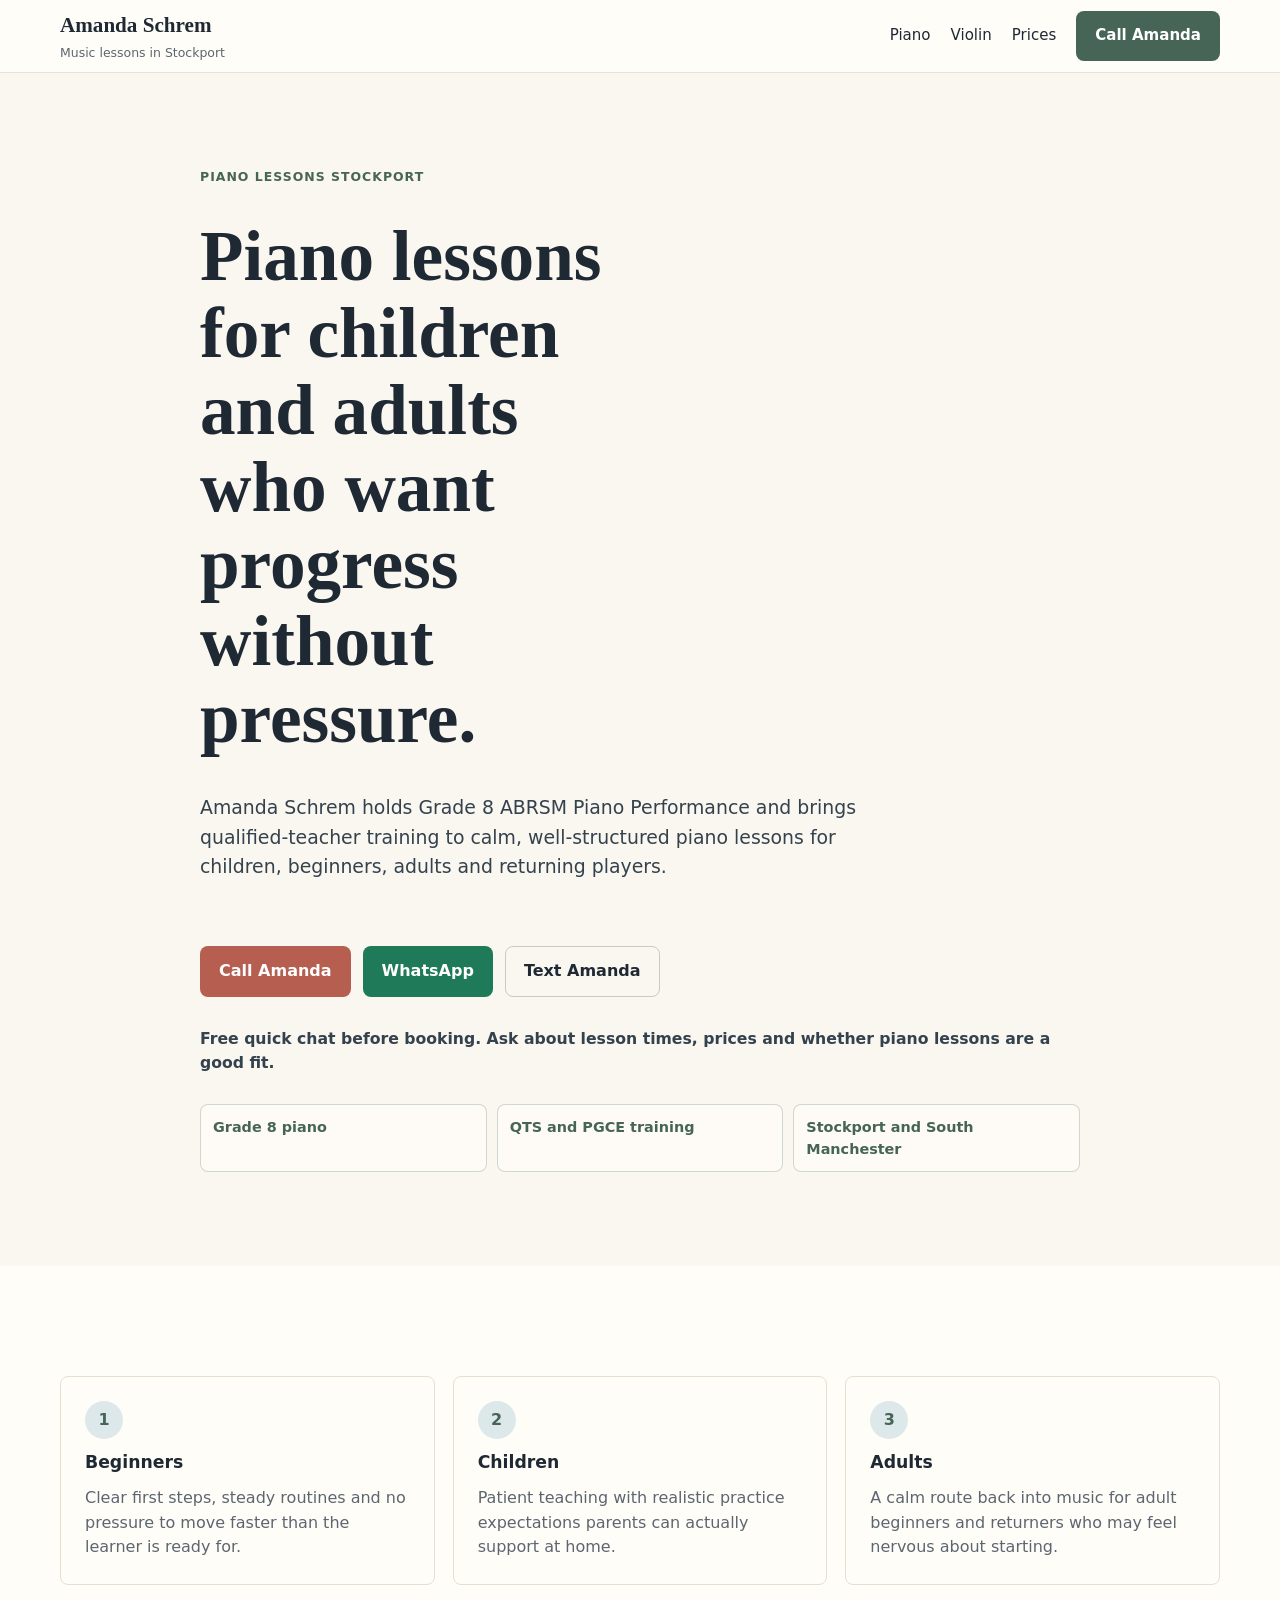
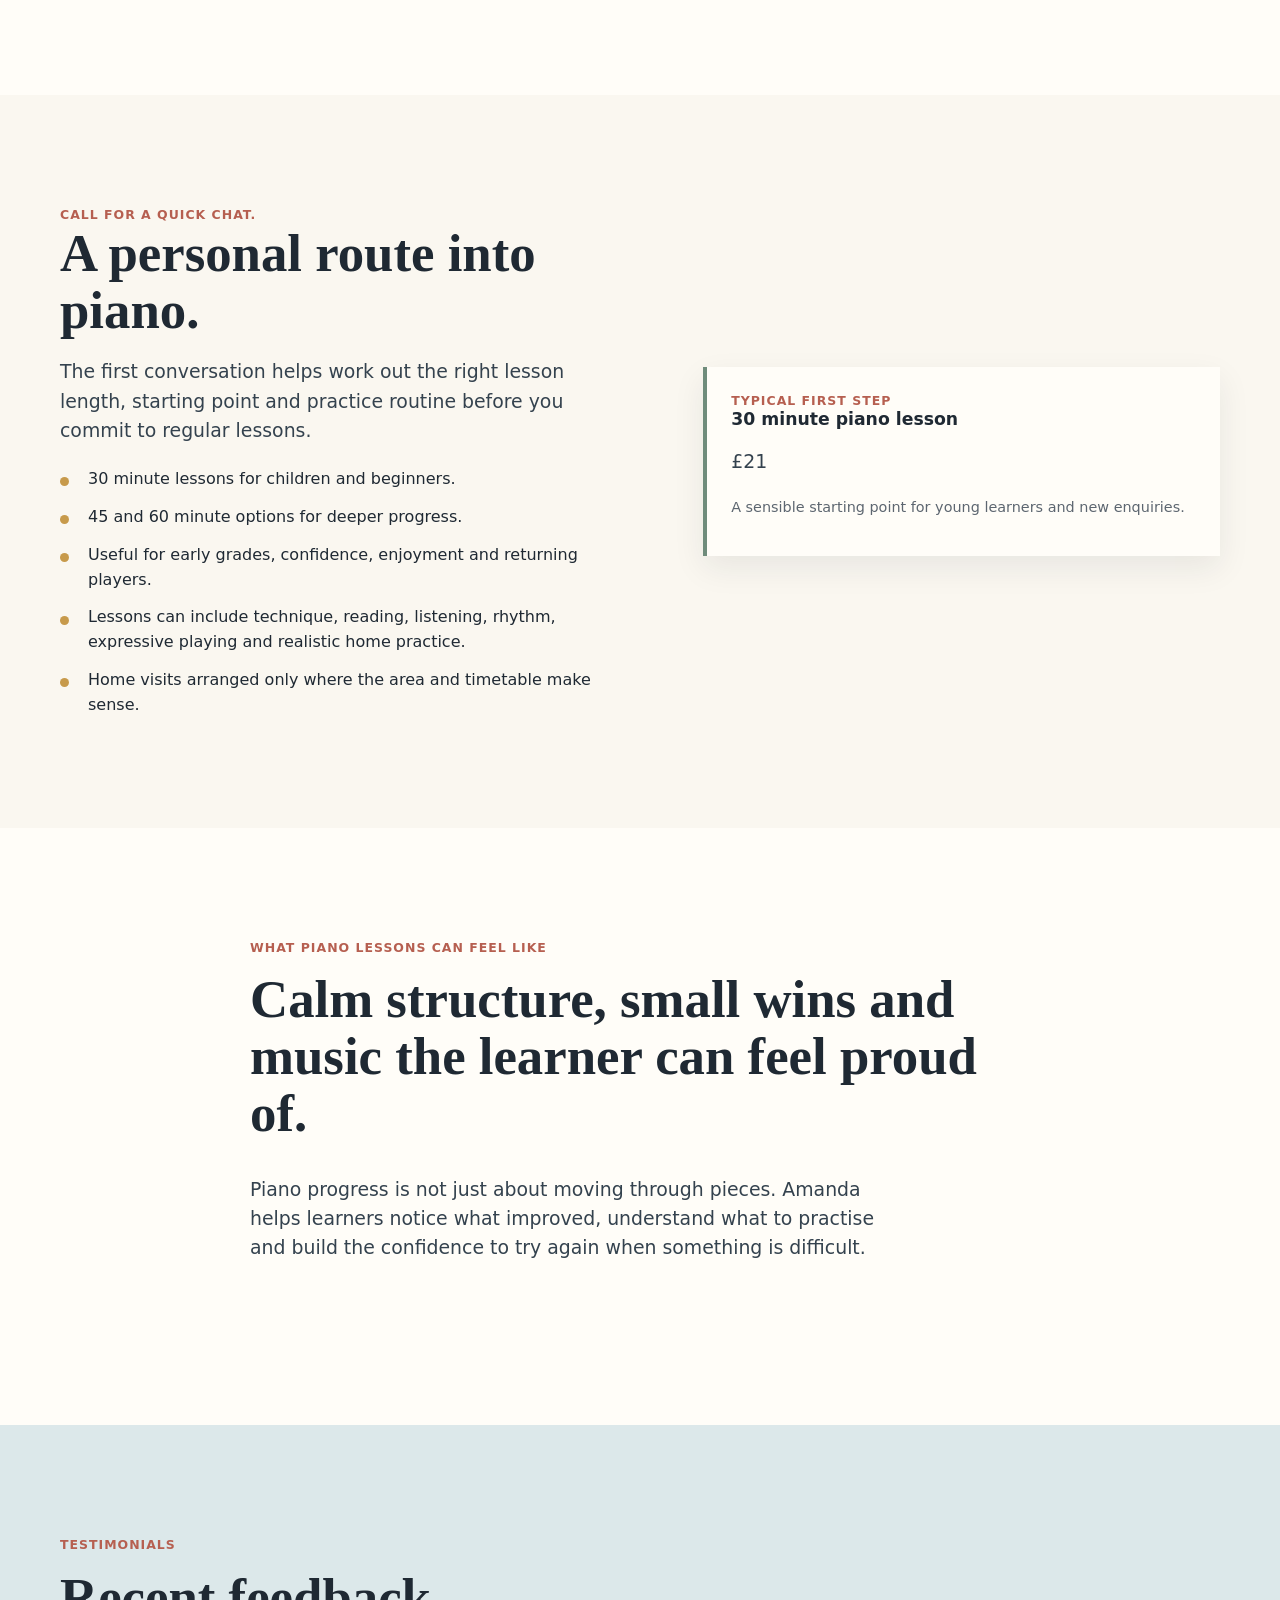
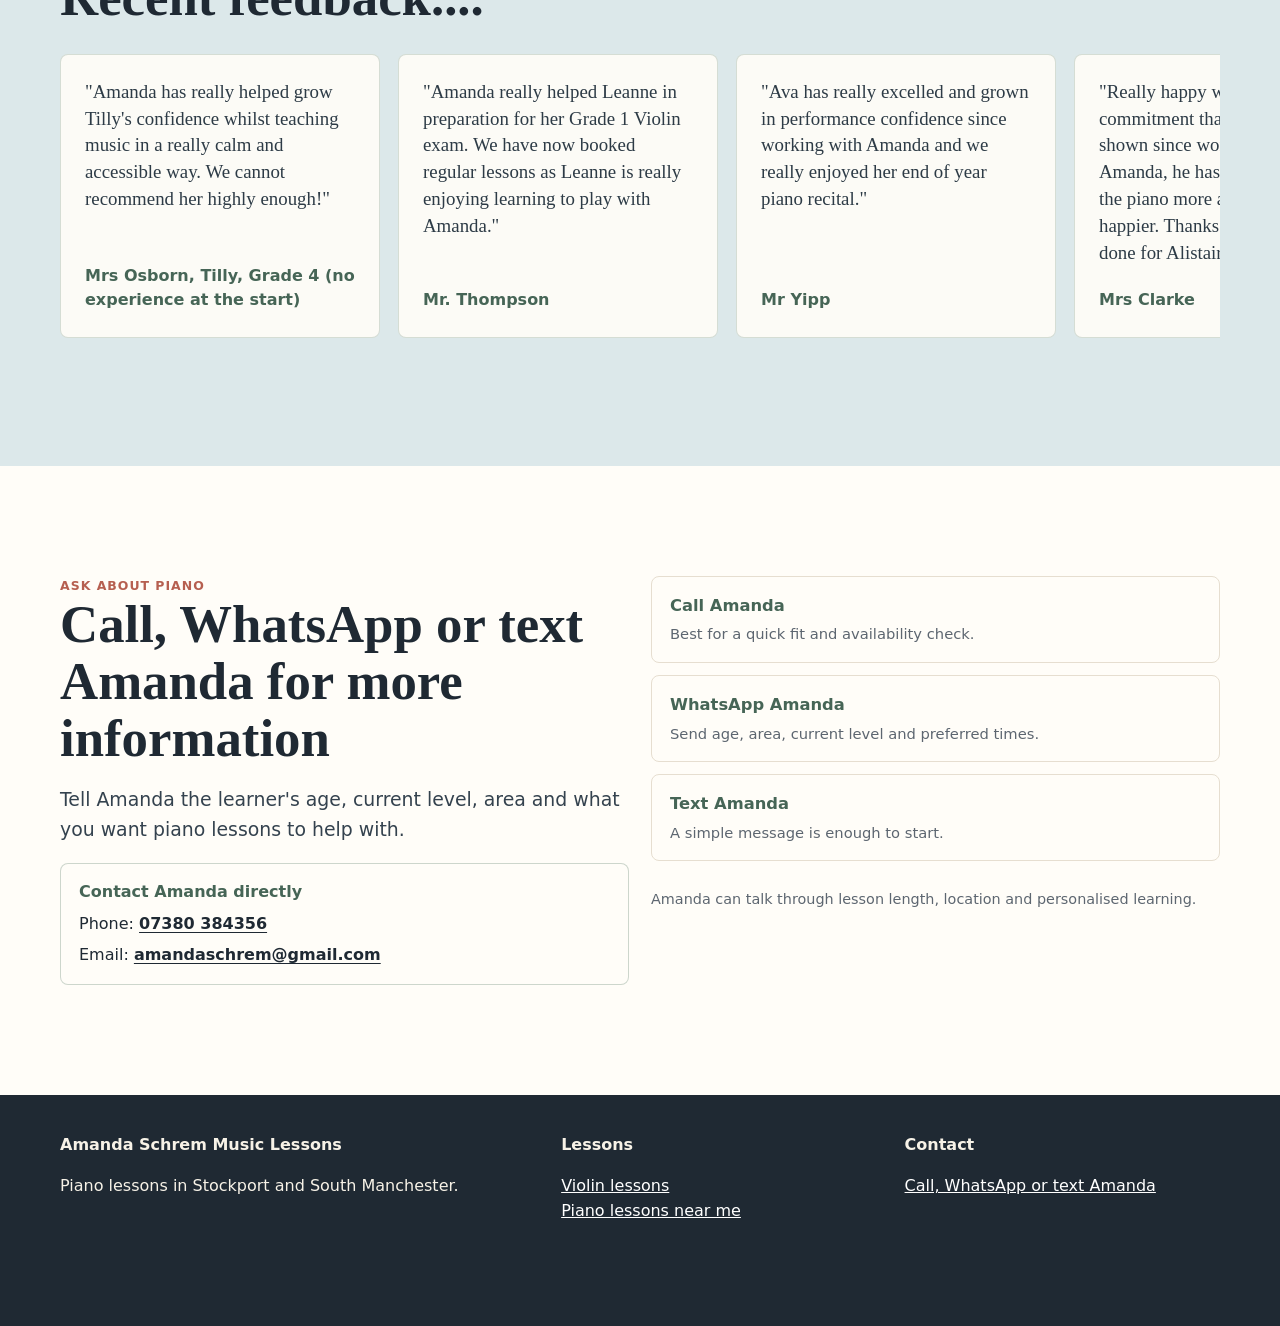
<file: piano-lessons-stockport.html>
<!doctype html>
<html lang="en-GB">
<head>
  <meta charset="utf-8">
  <meta name="viewport" content="width=device-width, initial-scale=1">
  <title>Piano Lessons in Stockport | Amanda Schrem Music Lessons</title>
  <meta name="description" content="Piano lessons in Stockport with Amanda Schrem, Grade 8 ABRSM pianist and qualified teacher. Children, beginners, adults and returners.">
  <link rel="canonical" href="https://www.amandaschremmusictuition.co.uk/piano-lessons-stockport.html">
  <link rel="stylesheet" href="assets/styles.css?v=20260627a">
  <script type="application/ld+json">
  {"@context":"https://schema.org","@type":"Service","name":"Piano lessons in Stockport","provider":{"@type":"Person","name":"Amanda Schrem"},"areaServed":["Stockport","Cheadle","Cheadle Hulme","Bramhall","Hazel Grove","South Manchester"],"serviceType":"Piano lessons"}
  </script>
  <!-- Google tag (gtag.js) -->
  <script async src="https://www.googletagmanager.com/gtag/js?id=AW-18239191836"></script>
  <script>
    window.dataLayer = window.dataLayer || [];
    function gtag(){dataLayer.push(arguments);}
    gtag('js', new Date());

    gtag('config', 'AW-18239191836');
  </script>
</head>
<body>
  <a class="skip-link" href="#main">Skip to content</a>
  <header class="site-header"><div class="nav-wrap"><a class="brand" href="index.html"><strong>Amanda Schrem</strong><span>Music lessons in Stockport</span></a><button class="menu-button" type="button" data-menu-button aria-expanded="false" aria-label="Open menu">Menu</button><nav class="nav-links" data-nav-links><a href="piano-lessons-stockport.html">Piano</a><a href="violin-lessons-stockport.html">Violin</a><a href="prices.html">Prices</a><a class="btn" href="tel:+447380384356" data-track="phone_intent" data-label="piano-header-call">Call Amanda</a></nav></div></header>
  <main id="main">
    <div class="mobile-page-image"><img src="assets/hero-music-lessons.png" alt="A warm home music lesson space with piano, violin and sheet music"></div>
    <section class="page-hero"><div class="wrap"><p class="eyebrow">Piano lessons Stockport</p><h1>Piano lessons for children and adults who want progress without pressure.</h1><p class="lead">Amanda Schrem holds Grade 8 ABRSM Piano Performance and brings qualified-teacher training to calm, well-structured piano lessons for children, beginners, adults and returning players.</p><div class="hero-actions conversion-actions"><a class="btn rosin" href="tel:+447380384356" data-track="phone_intent" data-label="piano-hero-call">Call Amanda</a><a class="btn whatsapp" href="https://wa.me/447380384356?text=Hi%20Amanda%2C%20I%20would%20like%20to%20ask%20about%20piano%20lessons." data-track="whatsapp_intent" data-label="piano-hero-whatsapp">WhatsApp</a><a class="btn secondary" href="sms:+447380384356?body=Hi%20Amanda%2C%20I%20would%20like%20to%20ask%20about%20piano%20lessons." data-track="text_intent" data-label="piano-hero-text">Text Amanda</a></div><p class="conversion-note">Free quick chat before booking. Ask about lesson times, prices and whether piano lessons are a good fit.</p><div class="mini-proof"><span>Grade 8 piano</span><span>QTS and PGCE training</span><span>Stockport and South Manchester</span></div></div></section>
    <section class="section"><div class="wrap grid three"><article class="card feature"><span class="mark">1</span><h3>Beginners</h3><p>Clear first steps, steady routines and no pressure to move faster than the learner is ready for.</p></article><article class="card feature"><span class="mark">2</span><h3>Children</h3><p>Patient teaching with realistic practice expectations parents can actually support at home.</p></article><article class="card feature"><span class="mark">3</span><h3>Adults</h3><p>A calm route back into music for adult beginners and returners who may feel nervous about starting.</p></article></div></section>
    <section class="section alt"><div class="wrap split"><div><p class="kicker">Call for a quick chat.</p><h2>A personal route into piano.</h2><p class="lead">The first conversation helps work out the right lesson length, starting point and practice routine before you commit to regular lessons.</p><ul class="list"><li>30 minute lessons for children and beginners.</li><li>45 and 60 minute options for deeper progress.</li><li>Useful for early grades, confidence, enjoyment and returning players.</li><li>Lessons can include technique, reading, listening, rhythm, expressive playing and realistic home practice.</li><li>Home visits arranged only where the area and timetable make sense.</li></ul></div><div class="panel"><p class="kicker">Typical first step</p><h3>30 minute piano lesson</h3><p class="lead">£21</p><p class="small">A sensible starting point for young learners and new enquiries.</p></div></div></section>
    <section class="section"><div class="wrap section-head"><p class="kicker">What piano lessons can feel like</p><h2>Calm structure, small wins and music the learner can feel proud of.</h2><p class="lead">Piano progress is not just about moving through pieces. Amanda helps learners notice what improved, understand what to practise and build the confidence to try again when something is difficult.</p></div></section>
    <section class="section blue testimonials-section"><div class="wrap"><div class="section-head"><p class="kicker">Testimonials</p><h2>Recent feedback....</h2></div><div class="testimonial-rail" aria-label="Piano lesson testimonials"><figure class="testimonial-card"><blockquote>"Amanda has really helped grow Tilly's confidence whilst teaching music in a really calm and accessible way. We cannot recommend her highly enough!"</blockquote><figcaption>Mrs Osborn, Tilly, Grade 4 (no experience at the start)</figcaption></figure><figure class="testimonial-card"><blockquote>"Amanda really helped Leanne in preparation for her Grade 1 Violin exam. We have now booked regular lessons as Leanne is really enjoying learning to play with Amanda."</blockquote><figcaption>Mr. Thompson</figcaption></figure><figure class="testimonial-card"><blockquote>"Ava has really excelled and grown in performance confidence since working with Amanda and we really enjoyed her end of year piano recital."</blockquote><figcaption>Mr Yipp</figcaption></figure><figure class="testimonial-card"><blockquote>"Really happy with the commitment that Alistair has shown since working with Amanda, he has enjoyed playing the piano more and we couldn't be happier. Thanks for all you have done for Alistair!"</blockquote><figcaption>Mrs Clarke</figcaption></figure></div></div></section>
    <section class="section" id="contact"><div class="wrap contact-box"><div><p class="kicker">Ask about piano</p><h2>Call, WhatsApp or text Amanda for more information</h2><p class="lead">Tell Amanda the learner's age, current level, area and what you want piano lessons to help with.</p><div class="direct-contact desktop-contact" aria-label="Amanda direct contact details"><strong>Contact Amanda directly</strong><span>Phone: <a href="tel:+447380384356">07380 384356</a></span><span>Email: <a href="mailto:amandaschrem@gmail.com">amandaschrem@gmail.com</a></span></div></div>
        <div class="contact-options" aria-label="Piano contact options"><a class="contact-option" href="tel:+447380384356" data-track="phone_intent" data-label="piano-contact-call"><strong>Call Amanda</strong><span>Best for a quick fit and availability check.</span></a><a class="contact-option" href="https://wa.me/447380384356?text=Hi%20Amanda%2C%20I%20would%20like%20to%20ask%20about%20piano%20or%20violin%20lessons." data-track="whatsapp_intent" data-label="piano-contact-whatsapp"><strong>WhatsApp Amanda</strong><span>Send age, area, current level and preferred times.</span></a><a class="contact-option" href="sms:+447380384356?body=Hi%20Amanda%2C%20I%20would%20like%20to%20ask%20about%20piano%20or%20violin%20lessons." data-track="text_intent" data-label="piano-contact-text"><strong>Text Amanda</strong><span>A simple message is enough to start.</span></a><p class="form-note">Amanda can talk through lesson length, location and personalised learning.</p></div></div></section>
  </main>
  <div class="sticky-call" aria-label="Mobile contact options for Amanda"><a class="mobile-contact-action phone" href="tel:+447380384356" data-track="sticky_phone_intent" data-label="mobile-sticky-call" aria-label="Call Amanda"><svg aria-hidden="true" viewBox="0 0 24 24" fill="none"><path d="M22 16.92v3a2 2 0 0 1-2.18 2 19.8 19.8 0 0 1-8.63-3.07 19.5 19.5 0 0 1-6-6A19.8 19.8 0 0 1 2.12 4.18 2 2 0 0 1 4.11 2h3a2 2 0 0 1 2 1.72c.13.95.35 1.88.66 2.77a2 2 0 0 1-.45 2.11L8.05 9.87a16 16 0 0 0 6.08 6.08l1.27-1.27a2 2 0 0 1 2.11-.45c.89.31 1.82.53 2.77.66A2 2 0 0 1 22 16.92Z" stroke="currentColor" stroke-width="2" stroke-linecap="round" stroke-linejoin="round"/></svg><span>Call</span></a><a class="mobile-contact-action whatsapp" href="https://wa.me/447380384356?text=Hi%20Amanda%2C%20I%20would%20like%20to%20ask%20about%20piano%20or%20violin%20lessons." data-track="sticky_whatsapp_intent" data-label="mobile-sticky-whatsapp" aria-label="WhatsApp Amanda"><svg aria-hidden="true" viewBox="0 0 24 24"><path fill="currentColor" d="M12.03 2.5a9.43 9.43 0 0 0-8.17 14.15L2.7 21.5l4.98-1.13A9.43 9.43 0 1 0 12.03 2.5Zm0 1.8a7.63 7.63 0 0 1 6.45 11.72 7.62 7.62 0 0 1-9.92 2.66l-.31-.16-2.94.67.69-2.83-.18-.3A7.63 7.63 0 0 1 12.03 4.3Zm-3.1 3.72c-.16 0-.42.06-.64.3-.22.23-.84.82-.84 2 0 1.17.86 2.31.98 2.47.12.16 1.66 2.66 4.1 3.62 2.02.8 2.44.64 2.88.6.44-.04 1.42-.58 1.62-1.14.2-.56.2-1.04.14-1.14-.06-.1-.22-.16-.46-.28-.24-.12-1.42-.7-1.64-.78-.22-.08-.38-.12-.54.12-.16.24-.62.78-.76.94-.14.16-.28.18-.52.06-.24-.12-1.01-.37-1.92-1.18-.71-.63-1.19-1.41-1.33-1.65-.14-.24-.01-.37.11-.49.11-.11.24-.28.36-.42.12-.14.16-.24.24-.4.08-.16.04-.3-.02-.42-.06-.12-.54-1.3-.74-1.78-.2-.47-.39-.4-.54-.41h-.48Z"/></svg><span>WhatsApp</span></a><a class="mobile-contact-action text" href="sms:+447380384356?body=Hi%20Amanda%2C%20I%20would%20like%20to%20ask%20about%20piano%20or%20violin%20lessons." data-track="sticky_text_intent" data-label="mobile-sticky-text" aria-label="Text Amanda"><svg aria-hidden="true" viewBox="0 0 24 24" fill="none"><path d="M21 15a4 4 0 0 1-4 4H8l-5 3V7a4 4 0 0 1 4-4h10a4 4 0 0 1 4 4v8Z" stroke="currentColor" stroke-width="2" stroke-linecap="round" stroke-linejoin="round"/><path d="M8 9h8M8 13h5" stroke="currentColor" stroke-width="2" stroke-linecap="round"/></svg><span>Text</span></a></div>
  <footer class="site-footer"><div class="wrap footer-grid"><div><strong>Amanda Schrem Music Lessons</strong><p>Piano lessons in Stockport and South Manchester.</p></div><div><strong>Lessons</strong><p><a href="violin-lessons-stockport.html">Violin lessons</a><br><a href="piano-lessons-near-me.html">Piano lessons near me</a></p></div><div><strong>Contact</strong><p><a href="#contact">Call, WhatsApp or text Amanda</a></p></div></div></footer>
  <script src="assets/site.js?v=20260614c"></script>
</body>
</html>
</file>
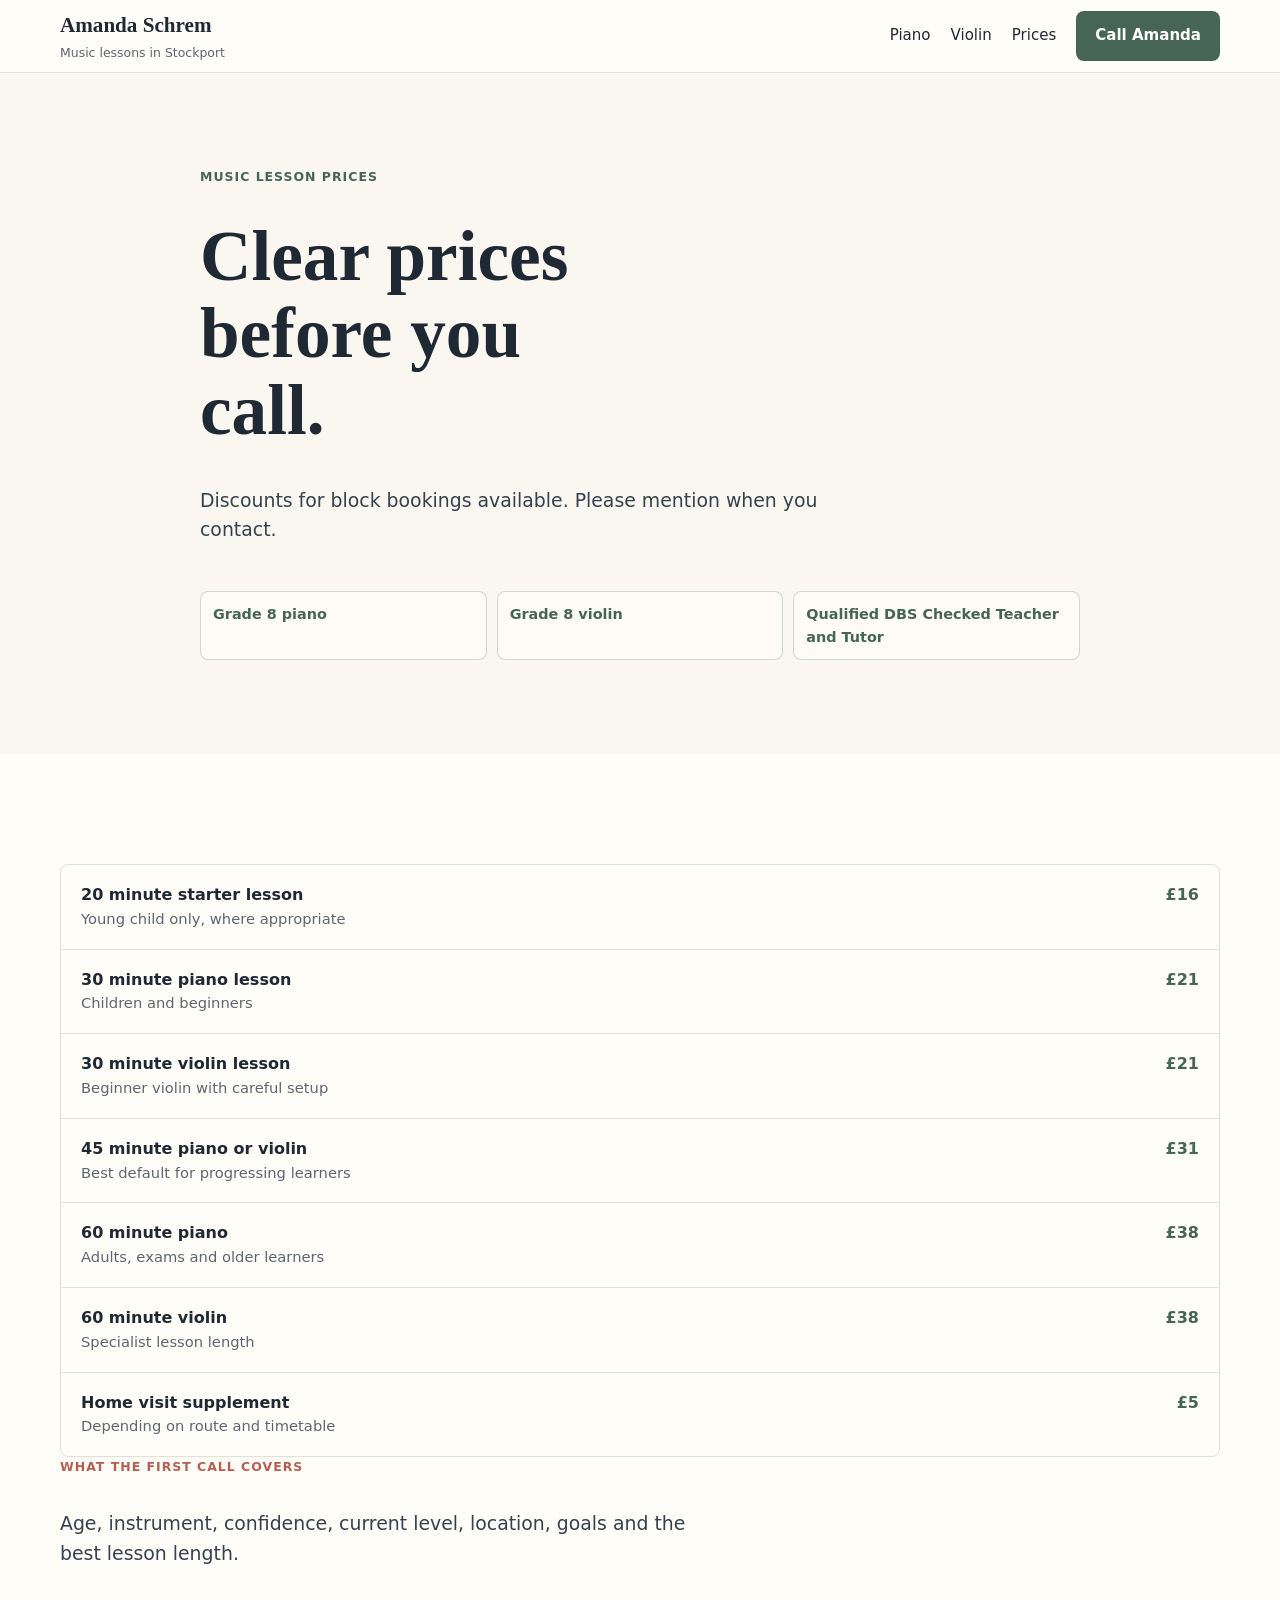
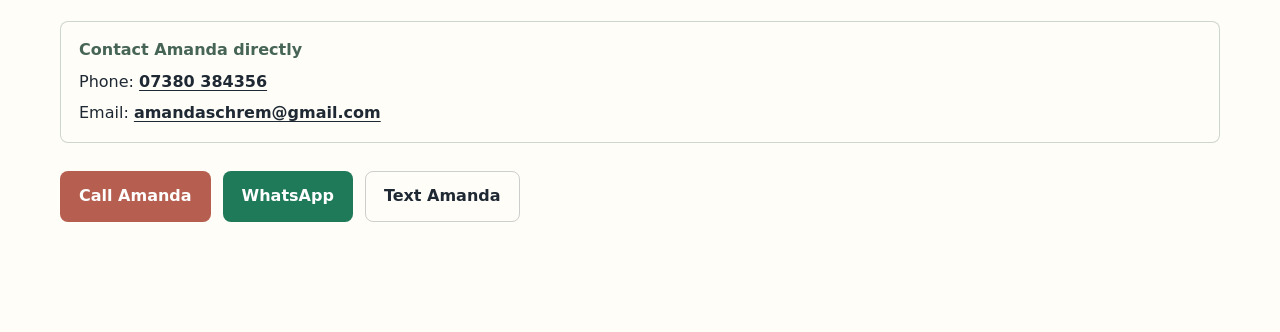
<file: prices.html>
<!doctype html>
<html lang="en-GB">
<head>
  <meta charset="utf-8">
  <meta name="viewport" content="width=device-width, initial-scale=1">
  <title>Music Lesson Prices | Amanda Schrem Music Lessons</title>
  <meta name="description" content="Piano and violin lesson prices for Amanda Schrem Music Lessons in Stockport and South Manchester. Clear guide prices from a Grade 8 pianist and violinist.">
  <link rel="canonical" href="https://www.amandaschremmusictuition.co.uk/prices.html">
  <link rel="stylesheet" href="assets/styles.css?v=20260627a">
  <!-- Google tag (gtag.js) -->
  <script async src="https://www.googletagmanager.com/gtag/js?id=AW-18239191836"></script>
  <script>
    window.dataLayer = window.dataLayer || [];
    function gtag(){dataLayer.push(arguments);}
    gtag('js', new Date());

    gtag('config', 'AW-18239191836');
  </script>
</head>
<body>
  <header class="site-header"><div class="nav-wrap"><a class="brand" href="index.html"><strong>Amanda Schrem</strong><span>Music lessons in Stockport</span></a><button class="menu-button" type="button" data-menu-button aria-expanded="false" aria-label="Open menu">Menu</button><nav class="nav-links" data-nav-links><a href="piano-lessons-stockport.html">Piano</a><a href="violin-lessons-stockport.html">Violin</a><a href="prices.html">Prices</a><a class="btn" href="tel:+447380384356" data-track="phone_intent" data-label="prices-header-call">Call Amanda</a></nav></div></header>
  <main id="main">
    <div class="mobile-page-image"><img src="assets/hero-music-lessons.png" alt="A warm home music lesson space with piano, violin and sheet music"></div>
    <section class="page-hero"><div class="wrap"><p class="eyebrow">Music lesson prices</p><h1>Clear prices before you call.</h1><p class="lead">Discounts for block bookings available. Please mention when you contact.</p><div class="mini-proof"><span>Grade 8 piano</span><span>Grade 8 violin</span><span>Qualified DBS Checked Teacher and Tutor</span></div></div></section>
    <section class="section"><div class="wrap"><div class="price-table"><div class="price-row"><div><strong>20 minute starter lesson</strong><span>Young child only, where appropriate</span></div><div class="price">£16</div></div><div class="price-row"><div><strong>30 minute piano lesson</strong><span>Children and beginners</span></div><div class="price">£21</div></div><div class="price-row"><div><strong>30 minute violin lesson</strong><span>Beginner violin with careful setup</span></div><div class="price">£21</div></div><div class="price-row"><div><strong>45 minute piano or violin</strong><span>Best default for progressing learners</span></div><div class="price">£31</div></div><div class="price-row"><div><strong>60 minute piano</strong><span>Adults, exams and older learners</span></div><div class="price">£38</div></div><div class="price-row"><div><strong>60 minute violin</strong><span>Specialist lesson length</span></div><div class="price">£38</div></div><div class="price-row"><div><strong>Home visit supplement</strong><span>Depending on route and timetable</span></div><div class="price">£5</div></div></div><div class="section-head"><p class="kicker">What the first call covers</p><p class="lead">Age, instrument, confidence, current level, location, goals and the best lesson length.</p></div><div class="direct-contact desktop-contact" aria-label="Amanda direct contact details"><strong>Contact Amanda directly</strong><span>Phone: <a href="tel:+447380384356">07380 384356</a></span><span>Email: <a href="mailto:amandaschrem@gmail.com">amandaschrem@gmail.com</a></span></div>
        <div class="section-actions"><a class="btn rosin" href="tel:+447380384356" data-track="phone_intent" data-label="music-prices-call">Call Amanda</a><a class="btn whatsapp" href="https://wa.me/447380384356?text=Hi%20Amanda%2C%20I%20would%20like%20to%20ask%20about%20piano%20or%20violin%20lessons." data-track="whatsapp_intent" data-label="music-prices-whatsapp">WhatsApp</a><a class="btn secondary" href="sms:+447380384356?body=Hi%20Amanda%2C%20I%20would%20like%20to%20ask%20about%20piano%20or%20violin%20lessons." data-track="text_intent" data-label="music-prices-text">Text Amanda</a></div></div></section>
  </main>
  <div class="sticky-call" aria-label="Mobile contact options for Amanda"><a class="mobile-contact-action phone" href="tel:+447380384356" data-track="sticky_phone_intent" data-label="mobile-sticky-call" aria-label="Call Amanda"><svg aria-hidden="true" viewBox="0 0 24 24" fill="none"><path d="M22 16.92v3a2 2 0 0 1-2.18 2 19.8 19.8 0 0 1-8.63-3.07 19.5 19.5 0 0 1-6-6A19.8 19.8 0 0 1 2.12 4.18 2 2 0 0 1 4.11 2h3a2 2 0 0 1 2 1.72c.13.95.35 1.88.66 2.77a2 2 0 0 1-.45 2.11L8.05 9.87a16 16 0 0 0 6.08 6.08l1.27-1.27a2 2 0 0 1 2.11-.45c.89.31 1.82.53 2.77.66A2 2 0 0 1 22 16.92Z" stroke="currentColor" stroke-width="2" stroke-linecap="round" stroke-linejoin="round"/></svg><span>Call</span></a><a class="mobile-contact-action whatsapp" href="https://wa.me/447380384356?text=Hi%20Amanda%2C%20I%20would%20like%20to%20ask%20about%20piano%20or%20violin%20lessons." data-track="sticky_whatsapp_intent" data-label="mobile-sticky-whatsapp" aria-label="WhatsApp Amanda"><svg aria-hidden="true" viewBox="0 0 24 24"><path fill="currentColor" d="M12.03 2.5a9.43 9.43 0 0 0-8.17 14.15L2.7 21.5l4.98-1.13A9.43 9.43 0 1 0 12.03 2.5Zm0 1.8a7.63 7.63 0 0 1 6.45 11.72 7.62 7.62 0 0 1-9.92 2.66l-.31-.16-2.94.67.69-2.83-.18-.3A7.63 7.63 0 0 1 12.03 4.3Zm-3.1 3.72c-.16 0-.42.06-.64.3-.22.23-.84.82-.84 2 0 1.17.86 2.31.98 2.47.12.16 1.66 2.66 4.1 3.62 2.02.8 2.44.64 2.88.6.44-.04 1.42-.58 1.62-1.14.2-.56.2-1.04.14-1.14-.06-.1-.22-.16-.46-.28-.24-.12-1.42-.7-1.64-.78-.22-.08-.38-.12-.54.12-.16.24-.62.78-.76.94-.14.16-.28.18-.52.06-.24-.12-1.01-.37-1.92-1.18-.71-.63-1.19-1.41-1.33-1.65-.14-.24-.01-.37.11-.49.11-.11.24-.28.36-.42.12-.14.16-.24.24-.4.08-.16.04-.3-.02-.42-.06-.12-.54-1.3-.74-1.78-.2-.47-.39-.4-.54-.41h-.48Z"/></svg><span>WhatsApp</span></a><a class="mobile-contact-action text" href="sms:+447380384356?body=Hi%20Amanda%2C%20I%20would%20like%20to%20ask%20about%20piano%20or%20violin%20lessons." data-track="sticky_text_intent" data-label="mobile-sticky-text" aria-label="Text Amanda"><svg aria-hidden="true" viewBox="0 0 24 24" fill="none"><path d="M21 15a4 4 0 0 1-4 4H8l-5 3V7a4 4 0 0 1 4-4h10a4 4 0 0 1 4 4v8Z" stroke="currentColor" stroke-width="2" stroke-linecap="round" stroke-linejoin="round"/><path d="M8 9h8M8 13h5" stroke="currentColor" stroke-width="2" stroke-linecap="round"/></svg><span>Text</span></a></div>
  <script src="assets/site.js?v=20260614c"></script>
</body>
</html>
</file>
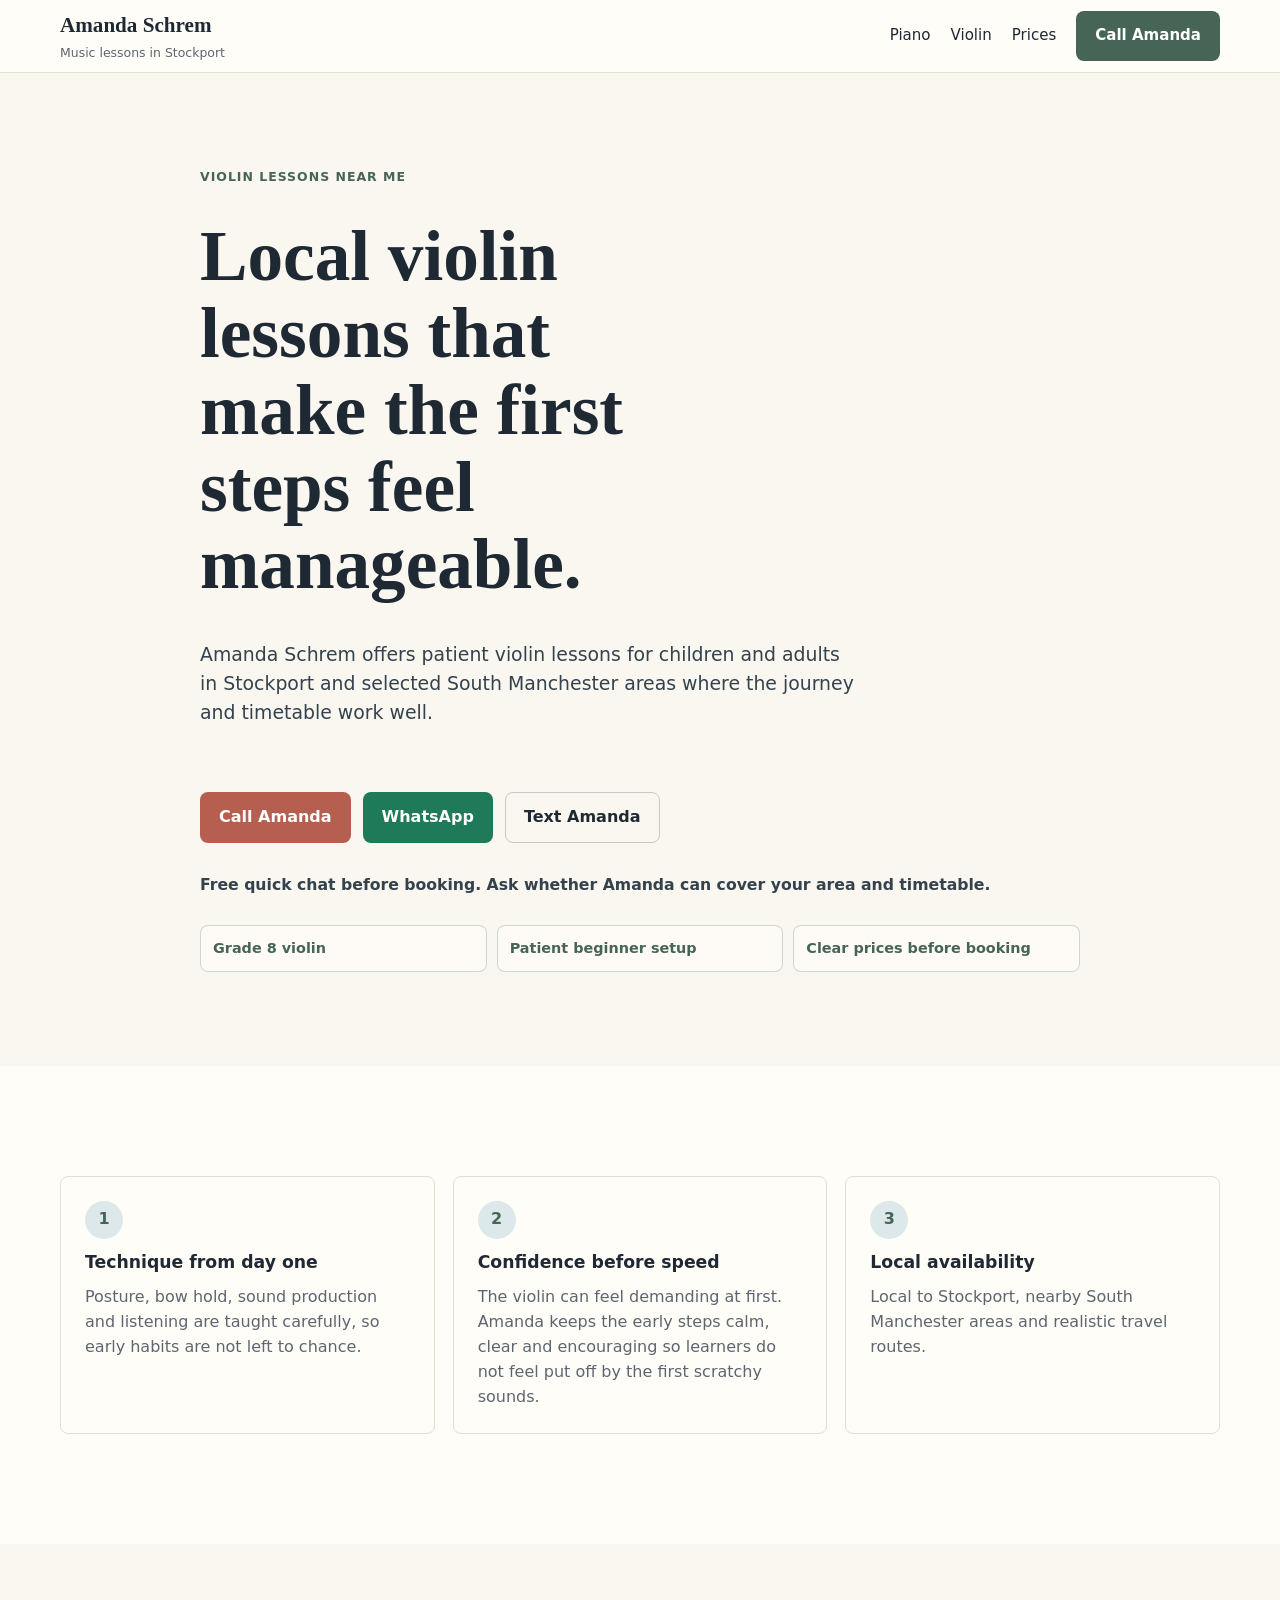
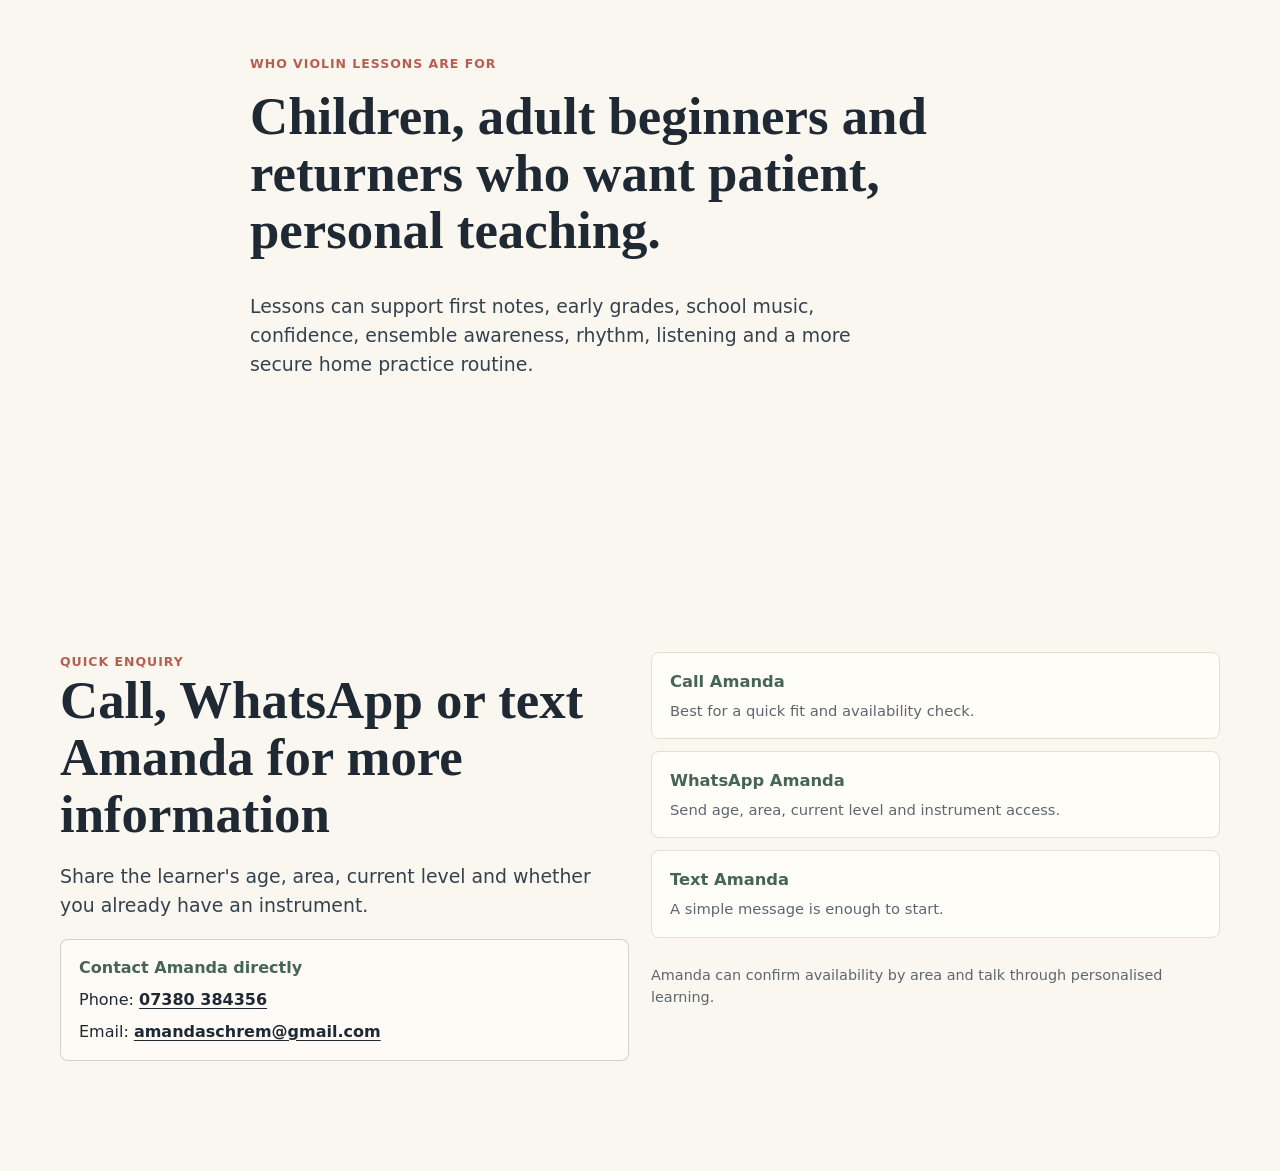
<file: violin-lessons-near-me.html>
<!doctype html>
<html lang="en-GB">
<head>
  <meta charset="utf-8">
  <meta name="viewport" content="width=device-width, initial-scale=1">
  <title>Violin Lessons Near Me | Stockport and South Manchester | Amanda Schrem</title>
  <meta name="description" content="Looking for violin lessons near you in Stockport or South Manchester? Patient local violin tuition with Amanda Schrem, Grade 8 ABRSM violinist.">
  <link rel="canonical" href="https://www.amandaschremmusictuition.co.uk/violin-lessons-near-me.html">
  <link rel="stylesheet" href="assets/styles.css?v=20260627a">
  <!-- Google tag (gtag.js) -->
  <script async src="https://www.googletagmanager.com/gtag/js?id=AW-18239191836"></script>
  <script>
    window.dataLayer = window.dataLayer || [];
    function gtag(){dataLayer.push(arguments);}
    gtag('js', new Date());

    gtag('config', 'AW-18239191836');
  </script>
</head>
<body>
  <header class="site-header"><div class="nav-wrap"><a class="brand" href="index.html"><strong>Amanda Schrem</strong><span>Music lessons in Stockport</span></a><button class="menu-button" type="button" data-menu-button aria-expanded="false" aria-label="Open menu">Menu</button><nav class="nav-links" data-nav-links><a href="piano-lessons-stockport.html">Piano</a><a href="violin-lessons-stockport.html">Violin</a><a href="prices.html">Prices</a><a class="btn" href="tel:+447380384356" data-track="phone_intent" data-label="violin-near-header">Call Amanda</a></nav></div></header>
  <main id="main">
    <div class="mobile-page-image"><img src="assets/hero-music-lessons.png" alt="A warm home music lesson space with piano, violin and sheet music"></div>
    <section class="page-hero"><div class="wrap"><p class="eyebrow">Violin lessons near me</p><h1>Local violin lessons that make the first steps feel manageable.</h1><p class="lead">Amanda Schrem offers patient violin lessons for children and adults in Stockport and selected South Manchester areas where the journey and timetable work well.</p><div class="hero-actions conversion-actions"><a class="btn rosin" href="tel:+447380384356" data-track="phone_intent" data-label="violin-near-hero-call">Call Amanda</a><a class="btn whatsapp" href="https://wa.me/447380384356?text=Hi%20Amanda%2C%20I%20would%20like%20to%20ask%20about%20violin%20lessons." data-track="whatsapp_intent" data-label="violin-near-hero-whatsapp">WhatsApp</a><a class="btn secondary" href="sms:+447380384356?body=Hi%20Amanda%2C%20I%20would%20like%20to%20ask%20about%20violin%20lessons." data-track="text_intent" data-label="violin-near-hero-text">Text Amanda</a></div><p class="conversion-note">Free quick chat before booking. Ask whether Amanda can cover your area and timetable.</p><div class="mini-proof"><span>Grade 8 violin</span><span>Patient beginner setup</span><span>Clear prices before booking</span></div></div></section>
    <section class="section"><div class="wrap grid three"><article class="card feature"><span class="mark">1</span><h3>Technique from day one</h3><p>Posture, bow hold, sound production and listening are taught carefully, so early habits are not left to chance.</p></article><article class="card feature"><span class="mark">2</span><h3>Confidence before speed</h3><p>The violin can feel demanding at first. Amanda keeps the early steps calm, clear and encouraging so learners do not feel put off by the first scratchy sounds.</p></article><article class="card feature"><span class="mark">3</span><h3>Local availability</h3><p>Local to Stockport, nearby South Manchester areas and realistic travel routes.</p></article></div></section>
    <section class="section alt"><div class="wrap section-head"><p class="kicker">Who violin lessons are for</p><h2>Children, adult beginners and returners who want patient, personal teaching.</h2><p class="lead">Lessons can support first notes, early grades, school music, confidence, ensemble awareness, rhythm, listening and a more secure home practice routine.</p></div></section>
    <section class="section alt" id="contact"><div class="wrap contact-box"><div><p class="kicker">Quick enquiry</p><h2>Call, WhatsApp or text Amanda for more information</h2><p class="lead">Share the learner's age, area, current level and whether you already have an instrument.</p><div class="direct-contact desktop-contact" aria-label="Amanda direct contact details"><strong>Contact Amanda directly</strong><span>Phone: <a href="tel:+447380384356">07380 384356</a></span><span>Email: <a href="mailto:amandaschrem@gmail.com">amandaschrem@gmail.com</a></span></div></div>
        <div class="contact-options" aria-label="Violin near me contact options"><a class="contact-option" href="tel:+447380384356" data-track="phone_intent" data-label="violin-near-call-option"><strong>Call Amanda</strong><span>Best for a quick fit and availability check.</span></a><a class="contact-option" href="https://wa.me/447380384356?text=Hi%20Amanda%2C%20I%20would%20like%20to%20ask%20about%20piano%20or%20violin%20lessons." data-track="whatsapp_intent" data-label="violin-near-whatsapp"><strong>WhatsApp Amanda</strong><span>Send age, area, current level and instrument access.</span></a><a class="contact-option" href="sms:+447380384356?body=Hi%20Amanda%2C%20I%20would%20like%20to%20ask%20about%20piano%20or%20violin%20lessons." data-track="text_intent" data-label="violin-near-text"><strong>Text Amanda</strong><span>A simple message is enough to start.</span></a><p class="form-note">Amanda can confirm availability by area and talk through personalised learning.</p></div></div></section>
  </main>
  <div class="sticky-call" aria-label="Mobile contact options for Amanda"><a class="mobile-contact-action phone" href="tel:+447380384356" data-track="sticky_phone_intent" data-label="mobile-sticky-call" aria-label="Call Amanda"><svg aria-hidden="true" viewBox="0 0 24 24" fill="none"><path d="M22 16.92v3a2 2 0 0 1-2.18 2 19.8 19.8 0 0 1-8.63-3.07 19.5 19.5 0 0 1-6-6A19.8 19.8 0 0 1 2.12 4.18 2 2 0 0 1 4.11 2h3a2 2 0 0 1 2 1.72c.13.95.35 1.88.66 2.77a2 2 0 0 1-.45 2.11L8.05 9.87a16 16 0 0 0 6.08 6.08l1.27-1.27a2 2 0 0 1 2.11-.45c.89.31 1.82.53 2.77.66A2 2 0 0 1 22 16.92Z" stroke="currentColor" stroke-width="2" stroke-linecap="round" stroke-linejoin="round"/></svg><span>Call</span></a><a class="mobile-contact-action whatsapp" href="https://wa.me/447380384356?text=Hi%20Amanda%2C%20I%20would%20like%20to%20ask%20about%20piano%20or%20violin%20lessons." data-track="sticky_whatsapp_intent" data-label="mobile-sticky-whatsapp" aria-label="WhatsApp Amanda"><svg aria-hidden="true" viewBox="0 0 24 24"><path fill="currentColor" d="M12.03 2.5a9.43 9.43 0 0 0-8.17 14.15L2.7 21.5l4.98-1.13A9.43 9.43 0 1 0 12.03 2.5Zm0 1.8a7.63 7.63 0 0 1 6.45 11.72 7.62 7.62 0 0 1-9.92 2.66l-.31-.16-2.94.67.69-2.83-.18-.3A7.63 7.63 0 0 1 12.03 4.3Zm-3.1 3.72c-.16 0-.42.06-.64.3-.22.23-.84.82-.84 2 0 1.17.86 2.31.98 2.47.12.16 1.66 2.66 4.1 3.62 2.02.8 2.44.64 2.88.6.44-.04 1.42-.58 1.62-1.14.2-.56.2-1.04.14-1.14-.06-.1-.22-.16-.46-.28-.24-.12-1.42-.7-1.64-.78-.22-.08-.38-.12-.54.12-.16.24-.62.78-.76.94-.14.16-.28.18-.52.06-.24-.12-1.01-.37-1.92-1.18-.71-.63-1.19-1.41-1.33-1.65-.14-.24-.01-.37.11-.49.11-.11.24-.28.36-.42.12-.14.16-.24.24-.4.08-.16.04-.3-.02-.42-.06-.12-.54-1.3-.74-1.78-.2-.47-.39-.4-.54-.41h-.48Z"/></svg><span>WhatsApp</span></a><a class="mobile-contact-action text" href="sms:+447380384356?body=Hi%20Amanda%2C%20I%20would%20like%20to%20ask%20about%20piano%20or%20violin%20lessons." data-track="sticky_text_intent" data-label="mobile-sticky-text" aria-label="Text Amanda"><svg aria-hidden="true" viewBox="0 0 24 24" fill="none"><path d="M21 15a4 4 0 0 1-4 4H8l-5 3V7a4 4 0 0 1 4-4h10a4 4 0 0 1 4 4v8Z" stroke="currentColor" stroke-width="2" stroke-linecap="round" stroke-linejoin="round"/><path d="M8 9h8M8 13h5" stroke="currentColor" stroke-width="2" stroke-linecap="round"/></svg><span>Text</span></a></div>
  <script src="assets/site.js?v=20260614c"></script>
</body>
</html>
</file>
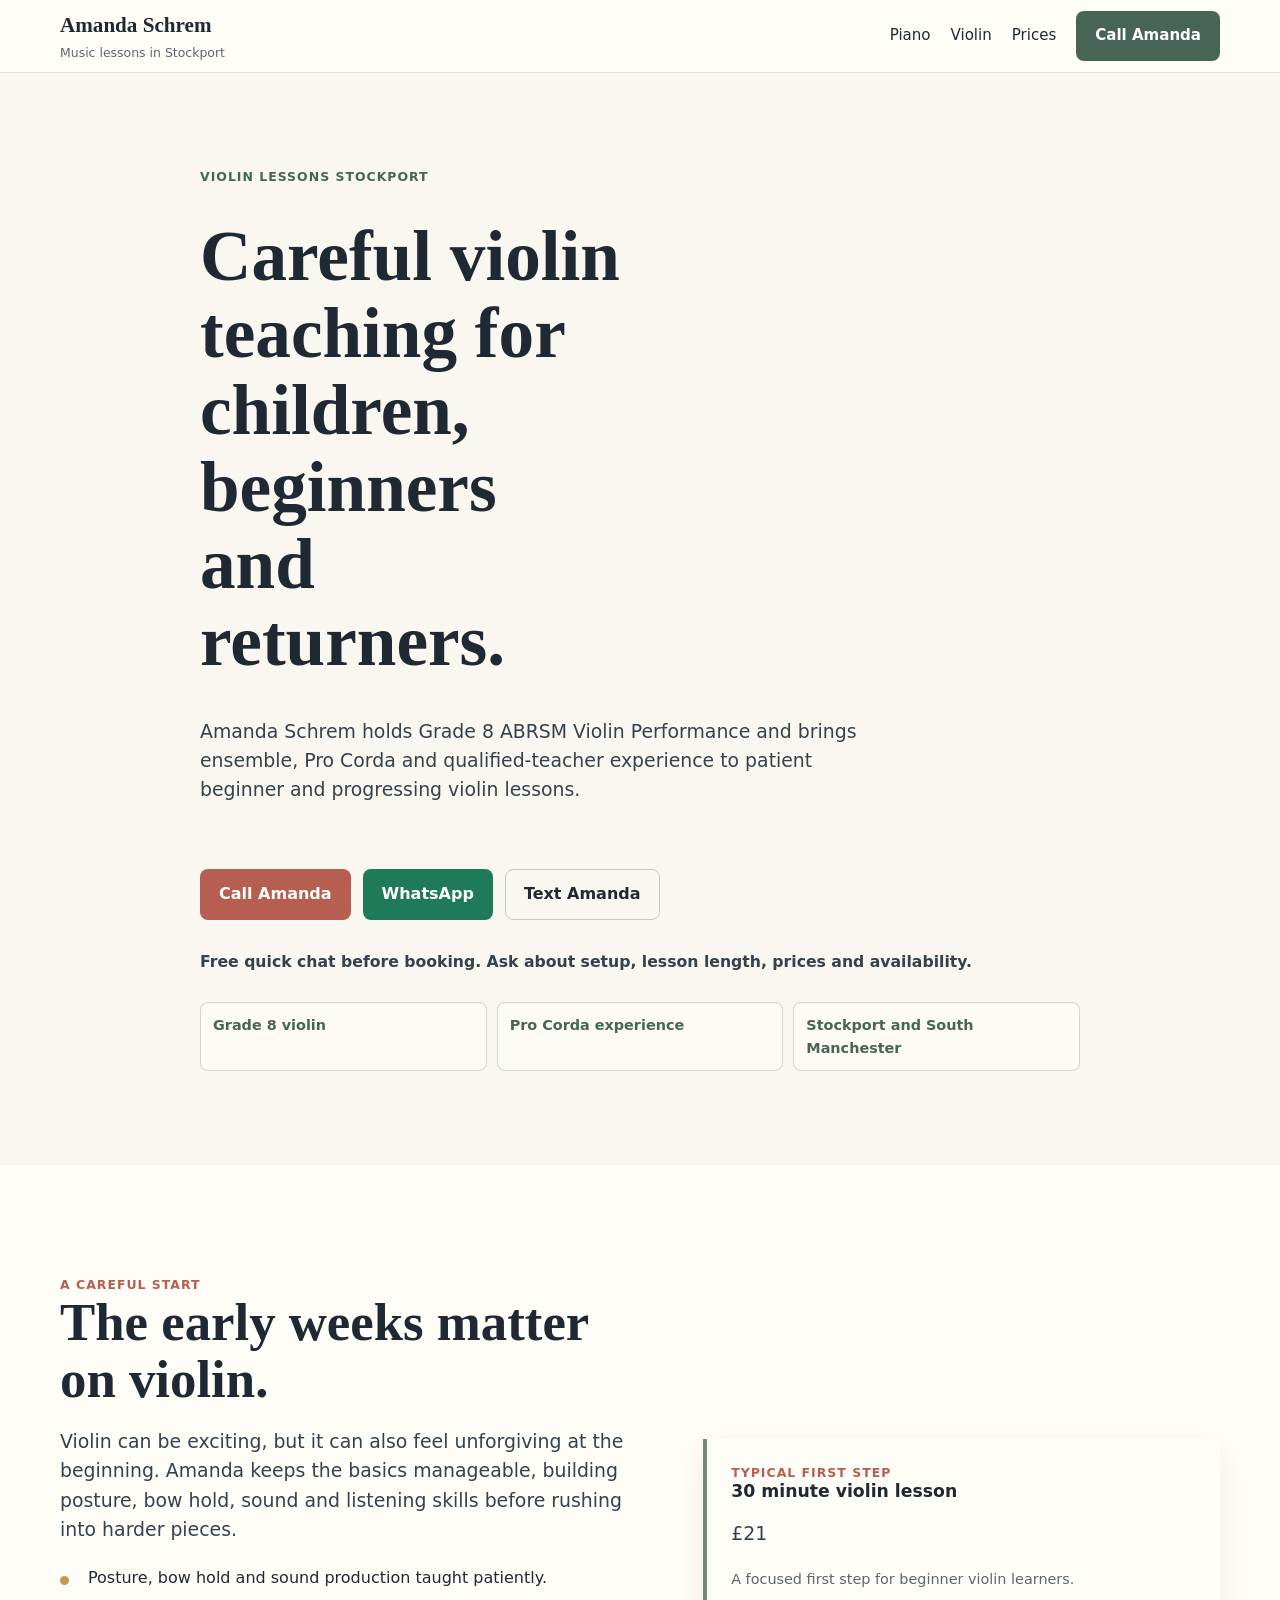
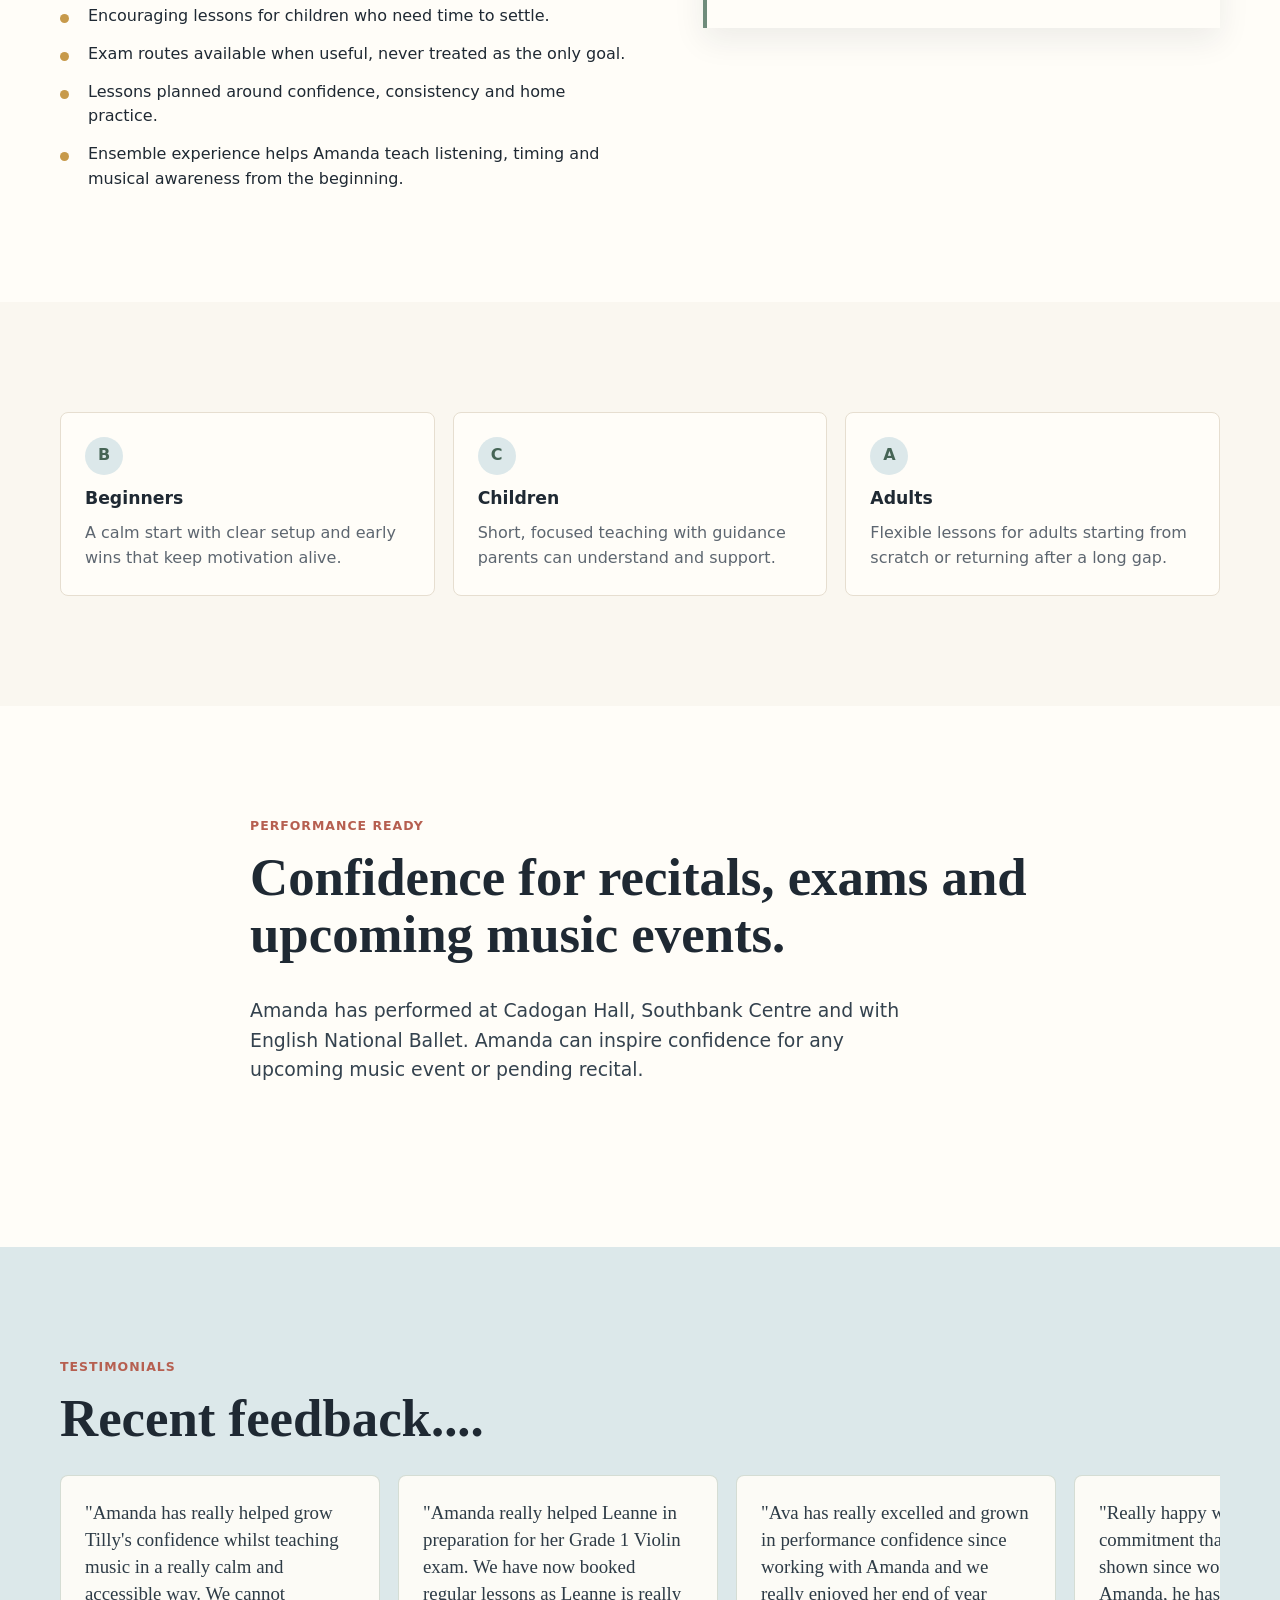
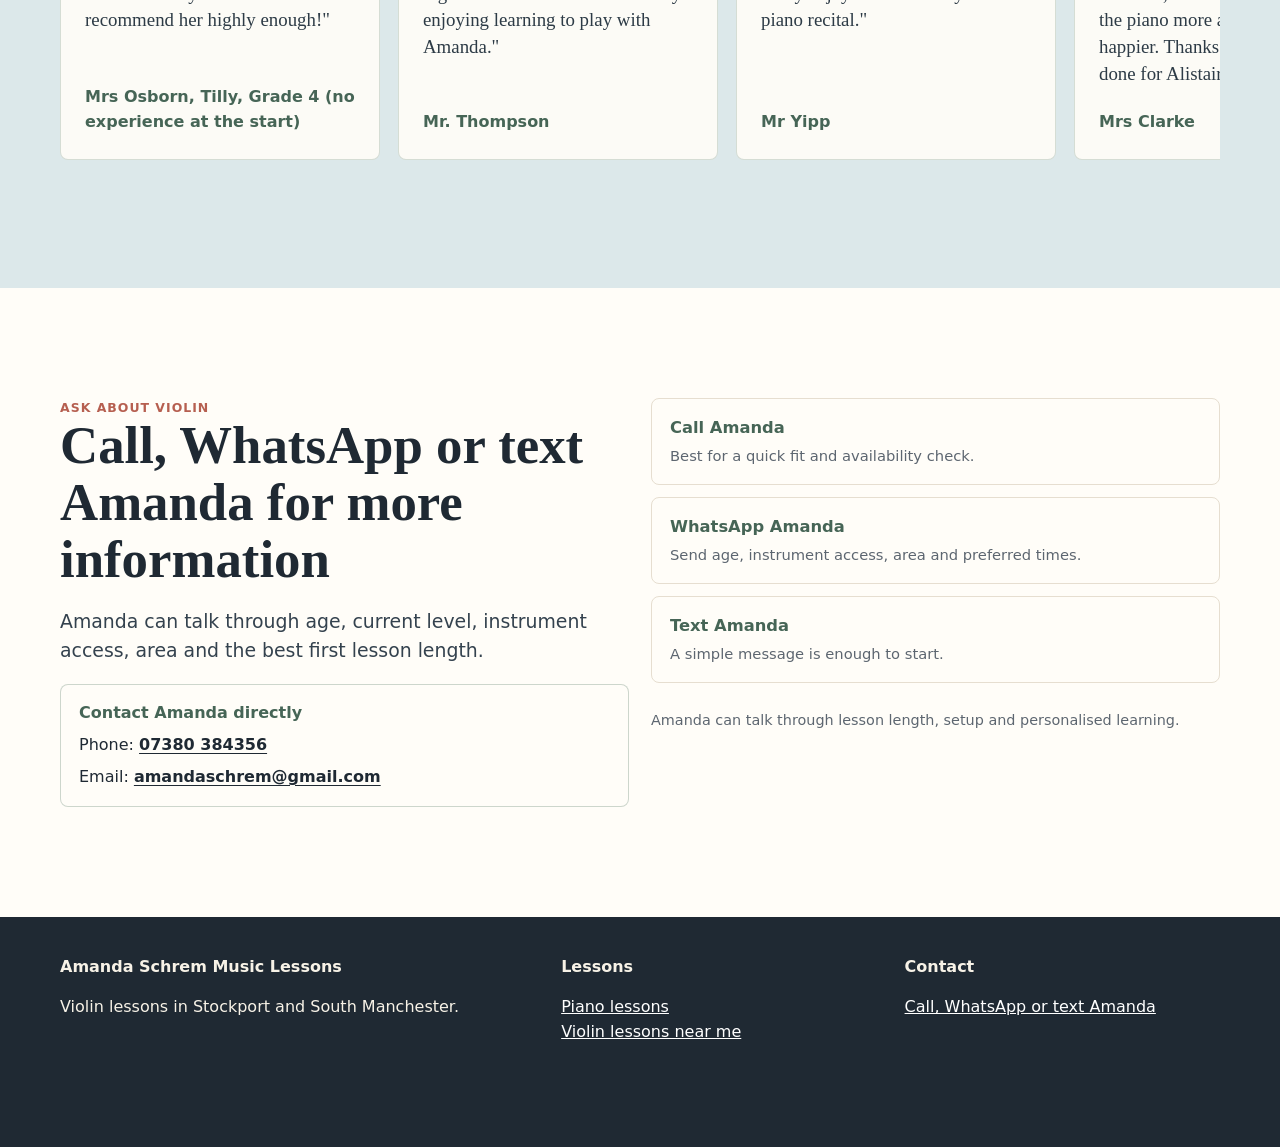
<file: violin-lessons-stockport.html>
<!doctype html>
<html lang="en-GB">
<head>
  <meta charset="utf-8">
  <meta name="viewport" content="width=device-width, initial-scale=1">
  <title>Violin Lessons in Stockport | Amanda Schrem Music Lessons</title>
  <meta name="description" content="Violin lessons in Stockport with Amanda Schrem, Grade 8 ABRSM violinist and qualified teacher. Calm beginner and progressing violin tuition.">
  <link rel="canonical" href="https://www.amandaschremmusictuition.co.uk/violin-lessons-stockport.html">
  <link rel="stylesheet" href="assets/styles.css?v=20260627a">
  <script type="application/ld+json">
  {"@context":"https://schema.org","@type":"Service","name":"Violin lessons in Stockport","provider":{"@type":"Person","name":"Amanda Schrem"},"areaServed":["Stockport","Cheadle","Cheadle Hulme","Bramhall","Hazel Grove","South Manchester"],"serviceType":"Violin lessons"}
  </script>
  <!-- Google tag (gtag.js) -->
  <script async src="https://www.googletagmanager.com/gtag/js?id=AW-18239191836"></script>
  <script>
    window.dataLayer = window.dataLayer || [];
    function gtag(){dataLayer.push(arguments);}
    gtag('js', new Date());

    gtag('config', 'AW-18239191836');
  </script>
</head>
<body>
  <a class="skip-link" href="#main">Skip to content</a>
  <header class="site-header"><div class="nav-wrap"><a class="brand" href="index.html"><strong>Amanda Schrem</strong><span>Music lessons in Stockport</span></a><button class="menu-button" type="button" data-menu-button aria-expanded="false" aria-label="Open menu">Menu</button><nav class="nav-links" data-nav-links><a href="piano-lessons-stockport.html">Piano</a><a href="violin-lessons-stockport.html">Violin</a><a href="prices.html">Prices</a><a class="btn" href="tel:+447380384356" data-track="phone_intent" data-label="violin-header-call">Call Amanda</a></nav></div></header>
  <main id="main">
    <div class="mobile-page-image"><img src="assets/hero-music-lessons.png" alt="A warm home music lesson space with piano, violin and sheet music"></div>
    <section class="page-hero"><div class="wrap"><p class="eyebrow">Violin lessons Stockport</p><h1>Careful violin teaching for children, beginners and returners.</h1><p class="lead">Amanda Schrem holds Grade 8 ABRSM Violin Performance and brings ensemble, Pro Corda and qualified-teacher experience to patient beginner and progressing violin lessons.</p><div class="hero-actions conversion-actions"><a class="btn rosin" href="tel:+447380384356" data-track="phone_intent" data-label="violin-hero-call">Call Amanda</a><a class="btn whatsapp" href="https://wa.me/447380384356?text=Hi%20Amanda%2C%20I%20would%20like%20to%20ask%20about%20violin%20lessons." data-track="whatsapp_intent" data-label="violin-hero-whatsapp">WhatsApp</a><a class="btn secondary" href="sms:+447380384356?body=Hi%20Amanda%2C%20I%20would%20like%20to%20ask%20about%20violin%20lessons." data-track="text_intent" data-label="violin-hero-text">Text Amanda</a></div><p class="conversion-note">Free quick chat before booking. Ask about setup, lesson length, prices and availability.</p><div class="mini-proof"><span>Grade 8 violin</span><span>Pro Corda experience</span><span>Stockport and South Manchester</span></div></div></section>
    <section class="section"><div class="wrap split"><div><p class="kicker">A careful start</p><h2>The early weeks matter on violin.</h2><p class="lead">Violin can be exciting, but it can also feel unforgiving at the beginning. Amanda keeps the basics manageable, building posture, bow hold, sound and listening skills before rushing into harder pieces.</p><ul class="list"><li>Posture, bow hold and sound production taught patiently.</li><li>Encouraging lessons for children who need time to settle.</li><li>Exam routes available when useful, never treated as the only goal.</li><li>Lessons planned around confidence, consistency and home practice.</li><li>Ensemble experience helps Amanda teach listening, timing and musical awareness from the beginning.</li></ul></div><aside class="panel"><p class="kicker">Typical first step</p><h3>30 minute violin lesson</h3><p class="lead">£21</p><p class="small">A focused first step for beginner violin learners.</p></aside></div></section>
    <section class="section alt"><div class="wrap grid three"><article class="card feature"><span class="mark">B</span><h3>Beginners</h3><p>A calm start with clear setup and early wins that keep motivation alive.</p></article><article class="card feature"><span class="mark">C</span><h3>Children</h3><p>Short, focused teaching with guidance parents can understand and support.</p></article><article class="card feature"><span class="mark">A</span><h3>Adults</h3><p>Flexible lessons for adults starting from scratch or returning after a long gap.</p></article></div></section>
    <section class="section"><div class="wrap section-head"><p class="kicker">Performance ready</p><h2>Confidence for recitals, exams and upcoming music events.</h2><p class="lead">Amanda has performed at Cadogan Hall, Southbank Centre and with English National Ballet. Amanda can inspire confidence for any upcoming music event or pending recital.</p></div></section>
    <section class="section blue testimonials-section"><div class="wrap"><div class="section-head"><p class="kicker">Testimonials</p><h2>Recent feedback....</h2></div><div class="testimonial-rail" aria-label="Violin lesson testimonials"><figure class="testimonial-card"><blockquote>"Amanda has really helped grow Tilly's confidence whilst teaching music in a really calm and accessible way. We cannot recommend her highly enough!"</blockquote><figcaption>Mrs Osborn, Tilly, Grade 4 (no experience at the start)</figcaption></figure><figure class="testimonial-card"><blockquote>"Amanda really helped Leanne in preparation for her Grade 1 Violin exam. We have now booked regular lessons as Leanne is really enjoying learning to play with Amanda."</blockquote><figcaption>Mr. Thompson</figcaption></figure><figure class="testimonial-card"><blockquote>"Ava has really excelled and grown in performance confidence since working with Amanda and we really enjoyed her end of year piano recital."</blockquote><figcaption>Mr Yipp</figcaption></figure><figure class="testimonial-card"><blockquote>"Really happy with the commitment that Alistair has shown since working with Amanda, he has enjoyed playing the piano more and we couldn't be happier. Thanks for all you have done for Alistair!"</blockquote><figcaption>Mrs Clarke</figcaption></figure></div></div></section>
    <section class="section" id="contact"><div class="wrap contact-box"><div><p class="kicker">Ask about violin</p><h2>Call, WhatsApp or text Amanda for more information</h2><p class="lead">Amanda can talk through age, current level, instrument access, area and the best first lesson length.</p><div class="direct-contact desktop-contact" aria-label="Amanda direct contact details"><strong>Contact Amanda directly</strong><span>Phone: <a href="tel:+447380384356">07380 384356</a></span><span>Email: <a href="mailto:amandaschrem@gmail.com">amandaschrem@gmail.com</a></span></div></div>
        <div class="contact-options" aria-label="Violin contact options"><a class="contact-option" href="tel:+447380384356" data-track="phone_intent" data-label="violin-contact-call"><strong>Call Amanda</strong><span>Best for a quick fit and availability check.</span></a><a class="contact-option" href="https://wa.me/447380384356?text=Hi%20Amanda%2C%20I%20would%20like%20to%20ask%20about%20piano%20or%20violin%20lessons." data-track="whatsapp_intent" data-label="violin-contact-whatsapp"><strong>WhatsApp Amanda</strong><span>Send age, instrument access, area and preferred times.</span></a><a class="contact-option" href="sms:+447380384356?body=Hi%20Amanda%2C%20I%20would%20like%20to%20ask%20about%20piano%20or%20violin%20lessons." data-track="text_intent" data-label="violin-contact-text"><strong>Text Amanda</strong><span>A simple message is enough to start.</span></a><p class="form-note">Amanda can talk through lesson length, setup and personalised learning.</p></div></div></section>
  </main>
  <div class="sticky-call" aria-label="Mobile contact options for Amanda"><a class="mobile-contact-action phone" href="tel:+447380384356" data-track="sticky_phone_intent" data-label="mobile-sticky-call" aria-label="Call Amanda"><svg aria-hidden="true" viewBox="0 0 24 24" fill="none"><path d="M22 16.92v3a2 2 0 0 1-2.18 2 19.8 19.8 0 0 1-8.63-3.07 19.5 19.5 0 0 1-6-6A19.8 19.8 0 0 1 2.12 4.18 2 2 0 0 1 4.11 2h3a2 2 0 0 1 2 1.72c.13.95.35 1.88.66 2.77a2 2 0 0 1-.45 2.11L8.05 9.87a16 16 0 0 0 6.08 6.08l1.27-1.27a2 2 0 0 1 2.11-.45c.89.31 1.82.53 2.77.66A2 2 0 0 1 22 16.92Z" stroke="currentColor" stroke-width="2" stroke-linecap="round" stroke-linejoin="round"/></svg><span>Call</span></a><a class="mobile-contact-action whatsapp" href="https://wa.me/447380384356?text=Hi%20Amanda%2C%20I%20would%20like%20to%20ask%20about%20piano%20or%20violin%20lessons." data-track="sticky_whatsapp_intent" data-label="mobile-sticky-whatsapp" aria-label="WhatsApp Amanda"><svg aria-hidden="true" viewBox="0 0 24 24"><path fill="currentColor" d="M12.03 2.5a9.43 9.43 0 0 0-8.17 14.15L2.7 21.5l4.98-1.13A9.43 9.43 0 1 0 12.03 2.5Zm0 1.8a7.63 7.63 0 0 1 6.45 11.72 7.62 7.62 0 0 1-9.92 2.66l-.31-.16-2.94.67.69-2.83-.18-.3A7.63 7.63 0 0 1 12.03 4.3Zm-3.1 3.72c-.16 0-.42.06-.64.3-.22.23-.84.82-.84 2 0 1.17.86 2.31.98 2.47.12.16 1.66 2.66 4.1 3.62 2.02.8 2.44.64 2.88.6.44-.04 1.42-.58 1.62-1.14.2-.56.2-1.04.14-1.14-.06-.1-.22-.16-.46-.28-.24-.12-1.42-.7-1.64-.78-.22-.08-.38-.12-.54.12-.16.24-.62.78-.76.94-.14.16-.28.18-.52.06-.24-.12-1.01-.37-1.92-1.18-.71-.63-1.19-1.41-1.33-1.65-.14-.24-.01-.37.11-.49.11-.11.24-.28.36-.42.12-.14.16-.24.24-.4.08-.16.04-.3-.02-.42-.06-.12-.54-1.3-.74-1.78-.2-.47-.39-.4-.54-.41h-.48Z"/></svg><span>WhatsApp</span></a><a class="mobile-contact-action text" href="sms:+447380384356?body=Hi%20Amanda%2C%20I%20would%20like%20to%20ask%20about%20piano%20or%20violin%20lessons." data-track="sticky_text_intent" data-label="mobile-sticky-text" aria-label="Text Amanda"><svg aria-hidden="true" viewBox="0 0 24 24" fill="none"><path d="M21 15a4 4 0 0 1-4 4H8l-5 3V7a4 4 0 0 1 4-4h10a4 4 0 0 1 4 4v8Z" stroke="currentColor" stroke-width="2" stroke-linecap="round" stroke-linejoin="round"/><path d="M8 9h8M8 13h5" stroke="currentColor" stroke-width="2" stroke-linecap="round"/></svg><span>Text</span></a></div>
  <footer class="site-footer"><div class="wrap footer-grid"><div><strong>Amanda Schrem Music Lessons</strong><p>Violin lessons in Stockport and South Manchester.</p></div><div><strong>Lessons</strong><p><a href="piano-lessons-stockport.html">Piano lessons</a><br><a href="violin-lessons-near-me.html">Violin lessons near me</a></p></div><div><strong>Contact</strong><p><a href="#contact">Call, WhatsApp or text Amanda</a></p></div></div></footer>
  <script src="assets/site.js?v=20260614c"></script>
</body>
</html>
</file>
<file: assets/styles.css>
:root {
  --ink: #1f2933;
  --muted: #5d6670;
  --ivory: #faf7f0;
  --warm-white: #fffdf8;
  --sage: #6f8c7b;
  --sage-dark: #466556;
  --rosin: #b65f50;
  --brass: #c79a4b;
  --pale-blue: #dce8ea;
  --line: #e6ded0;
  --shadow: 0 20px 45px rgba(31, 41, 51, 0.12);
  --radius: 8px;
  font-family: Inter, ui-sans-serif, system-ui, -apple-system, BlinkMacSystemFont, "Segoe UI", sans-serif;
  color: var(--ink);
  background: var(--warm-white);
}

* {
  box-sizing: border-box;
}

html {
  scroll-behavior: smooth;
}

body {
  margin: 0;
  background: var(--warm-white);
  color: var(--ink);
  line-height: 1.55;
}

body.menu-open {
  overflow: hidden;
}

a {
  color: inherit;
}

img {
  display: block;
  max-width: 100%;
}

.skip-link {
  position: absolute;
  left: -999px;
  top: 8px;
  z-index: 50;
  background: var(--ink);
  color: #fff;
  padding: 10px 14px;
}

.skip-link:focus {
  left: 8px;
}

.site-header {
  position: sticky;
  top: 0;
  z-index: 30;
  border-bottom: 1px solid rgba(230, 222, 208, 0.9);
  background: rgba(255, 253, 248, 0.94);
  backdrop-filter: blur(12px);
}

.nav-wrap {
  width: min(1160px, calc(100% - 32px));
  margin: 0 auto;
  min-height: 72px;
  display: flex;
  align-items: center;
  justify-content: space-between;
  gap: 20px;
}

.brand {
  display: grid;
  gap: 1px;
  text-decoration: none;
}

.brand strong {
  font-family: Georgia, "Times New Roman", serif;
  font-size: 1.32rem;
  font-weight: 700;
  letter-spacing: 0;
}

.brand span {
  font-size: 0.78rem;
  color: var(--muted);
}

.nav-links {
  display: flex;
  align-items: center;
  justify-content: flex-end;
  gap: 20px;
  font-size: 0.94rem;
}

.nav-links a {
  text-decoration: none;
  color: var(--ink);
}

.nav-links a:hover {
  color: var(--sage-dark);
}

.nav-links a.btn {
  color: #fff;
}

.nav-links a.btn.secondary {
  color: var(--ink);
}

.menu-button {
  display: none;
  min-width: 44px;
  min-height: 44px;
  border: 1px solid var(--line);
  border-radius: var(--radius);
  background: var(--warm-white);
  color: var(--ink);
  font-weight: 700;
}

.btn,
button.btn {
  display: inline-flex;
  align-items: center;
  justify-content: center;
  min-height: 44px;
  padding: 12px 18px;
  border: 1px solid transparent;
  border-radius: var(--radius);
  background: var(--sage-dark);
  color: #fff;
  font-weight: 750;
  text-decoration: none;
  cursor: pointer;
  transition: transform 150ms ease, background 150ms ease, border-color 150ms ease;
}

.btn:hover,
button.btn:hover {
  transform: translateY(-1px);
  background: #355146;
}

.btn.secondary {
  background: transparent;
  border-color: rgba(31, 41, 51, 0.22);
  color: var(--ink);
}

.btn.secondary:hover {
  background: var(--ivory);
}

.btn.ghost {
  background: transparent;
  border-color: rgba(111, 140, 123, 0.45);
  color: var(--sage-dark);
}

.btn.rosin {
  background: var(--rosin);
}

.btn.whatsapp {
  background: #1f7a5a;
  color: #fff;
}

.btn.whatsapp:hover {
  background: #176246;
}

.conversion-actions {
  margin-top: 22px;
}

.conversion-note {
  margin: 12px 0 0;
  color: #34424e;
  font-size: 0.98rem;
  font-weight: 750;
}

.hero {
  min-height: calc(100svh - 72px);
  display: grid;
  align-items: stretch;
  background: var(--ivory);
}

.hero-media {
  position: relative;
  min-height: calc(100svh - 72px);
  isolation: isolate;
  overflow: hidden;
}

.hero-media img {
  width: 100%;
  height: 100%;
  min-height: calc(100svh - 72px);
  object-fit: cover;
}

.hero-media::after {
  content: "";
  position: absolute;
  inset: 0;
  z-index: 1;
  background: linear-gradient(90deg, rgba(250, 247, 240, 0.98) 0%, rgba(250, 247, 240, 0.91) 32%, rgba(250, 247, 240, 0.58) 55%, rgba(250, 247, 240, 0.08) 100%);
}

.hero-content {
  position: absolute;
  z-index: 2;
  inset: 0;
  width: min(1160px, calc(100% - 32px));
  margin: 0 auto;
  display: grid;
  align-content: start;
  padding-top: clamp(42px, 7vh, 76px);
  max-width: 1160px;
}

.hero-copy {
  width: min(720px, 100%);
  padding: 0 0 178px;
}

.eyebrow {
  margin: 0 0 14px;
  color: var(--sage-dark);
  text-transform: uppercase;
  letter-spacing: 0.08em;
  font-size: 0.78rem;
  font-weight: 800;
}

h1,
h2,
h3 {
  margin: 0;
  letter-spacing: 0;
  line-height: 1.08;
}

h1,
h2 {
  font-family: Georgia, "Times New Roman", serif;
}

h1 {
  font-size: 4.45rem;
  max-width: 15ch;
}

h2 {
  font-size: 3.3rem;
}

h3 {
  font-size: 1.08rem;
}

.lead {
  font-size: 1.18rem;
  color: #34424e;
  max-width: 660px;
}

.hero-actions,
.section-actions {
  display: flex;
  flex-wrap: wrap;
  gap: 12px;
  margin-top: 28px;
}

.mini-proof {
  display: grid;
  grid-template-columns: repeat(3, minmax(0, 1fr));
  gap: 10px;
  margin-top: 10px;
}

.mini-proof span {
  border: 1px solid rgba(111, 140, 123, 0.32);
  border-radius: var(--radius);
  background: rgba(255, 253, 248, 0.72);
  padding: 11px 12px;
  color: var(--sage-dark);
  font-size: 0.9rem;
  font-weight: 800;
}

.trust-strip {
  position: absolute;
  z-index: 3;
  left: 50%;
  bottom: 28px;
  transform: translateX(-50%);
  width: min(1160px, calc(100% - 32px));
  display: grid;
  grid-template-columns: repeat(4, 1fr);
  gap: 1px;
  border: 1px solid rgba(31, 41, 51, 0.1);
  background: rgba(255, 253, 248, 0.9);
  box-shadow: var(--shadow);
}

.trust-item {
  padding: 18px;
  background: rgba(255, 253, 248, 0.82);
}

.trust-item strong {
  display: block;
  font-size: 0.95rem;
}

.trust-item span {
  color: var(--muted);
  font-size: 0.86rem;
}

.section {
  padding: clamp(64px, 9vw, 110px) 0;
}

.section.tight {
  padding: 56px 0;
}

.section.alt {
  background: var(--ivory);
}

.section.blue {
  background: var(--pale-blue);
}

.wrap {
  width: min(1160px, calc(100% - 32px));
  margin: 0 auto;
}

.section-head {
  display: grid;
  gap: 14px;
  margin-bottom: 34px;
  max-width: 780px;
}

.section-head.center {
  margin-left: auto;
  margin-right: auto;
  text-align: center;
}

.kicker {
  margin: 0;
  color: var(--rosin);
  font-size: 0.78rem;
  font-weight: 850;
  text-transform: uppercase;
  letter-spacing: 0.08em;
}

.grid {
  display: grid;
  gap: 18px;
}

.grid.two {
  grid-template-columns: repeat(2, minmax(0, 1fr));
}

.grid.three {
  grid-template-columns: repeat(3, minmax(0, 1fr));
}

.grid.four {
  grid-template-columns: repeat(4, minmax(0, 1fr));
}

.card {
  border: 1px solid var(--line);
  border-radius: var(--radius);
  background: var(--warm-white);
  padding: 24px;
}

.card.feature {
  min-height: 100%;
  display: grid;
  align-content: start;
  gap: 14px;
}

.card.feature .mark,
.step .mark {
  width: 38px;
  height: 38px;
  border-radius: 50%;
  display: inline-grid;
  place-items: center;
  background: var(--pale-blue);
  color: var(--sage-dark);
  font-weight: 900;
}

.card p,
.step p {
  margin: 0;
  color: var(--muted);
}

.split {
  display: grid;
  grid-template-columns: minmax(0, 1.05fr) minmax(320px, 0.95fr);
  gap: clamp(28px, 6vw, 72px);
  align-items: center;
}

.panel {
  border-left: 4px solid var(--sage);
  padding: 24px;
  background: var(--warm-white);
  box-shadow: 0 12px 30px rgba(31, 41, 51, 0.08);
}

.proof-led {
  display: grid;
  grid-template-columns: minmax(0, 0.92fr) minmax(0, 1.08fr);
  gap: clamp(28px, 5vw, 62px);
  align-items: start;
}

.proof-led .section-head {
  margin-bottom: 0;
  position: sticky;
  top: 104px;
}

.proof-grid {
  display: grid;
  grid-template-columns: repeat(2, minmax(0, 1fr));
  gap: 14px;
}

.proof-card {
  border: 1px solid var(--line);
  border-radius: var(--radius);
  background: var(--warm-white);
  padding: 20px;
  min-height: 190px;
}

.proof-card span {
  display: inline-flex;
  margin-bottom: 18px;
  color: var(--rosin);
  font-weight: 900;
  font-size: 0.82rem;
}

.proof-card strong {
  display: block;
  font-size: 1.08rem;
}

.proof-card p {
  margin: 10px 0 0;
  color: var(--muted);
}

.list {
  display: grid;
  gap: 13px;
  margin: 22px 0 0;
  padding: 0;
  list-style: none;
}

.list li {
  position: relative;
  padding-left: 28px;
}

.list li::before {
  content: "";
  position: absolute;
  left: 0;
  top: 0.64em;
  width: 9px;
  height: 9px;
  border-radius: 50%;
  background: var(--brass);
}

.price-table {
  border: 1px solid var(--line);
  border-radius: var(--radius);
  overflow: hidden;
  background: var(--warm-white);
}

.price-row {
  display: grid;
  grid-template-columns: 1fr auto;
  gap: 18px;
  padding: 18px 20px;
  border-bottom: 1px solid var(--line);
}

.price-row:last-child {
  border-bottom: 0;
}

.price-row span {
  color: var(--muted);
  display: block;
  font-size: 0.92rem;
}

.price {
  color: var(--sage-dark);
  font-weight: 900;
  white-space: nowrap;
}

.quote {
  border-top: 1px solid var(--line);
  border-bottom: 1px solid var(--line);
  padding: 38px 0;
  font-family: Georgia, "Times New Roman", serif;
  font-size: 2.1rem;
  line-height: 1.22;
  color: #2d3b46;
}

.quote-credit {
  display: block;
  margin-top: 18px;
  font-family: Inter, ui-sans-serif, system-ui, -apple-system, BlinkMacSystemFont, "Segoe UI", sans-serif;
  font-size: 0.98rem;
  font-weight: 850;
  color: var(--sage-dark);
}

.testimonials-section .section-head {
  margin-bottom: 24px;
}

.testimonial-rail {
  display: grid;
  grid-auto-flow: column;
  grid-auto-columns: minmax(320px, calc((100% - 36px) / 3));
  gap: 18px;
  overflow-x: auto;
  overscroll-behavior-inline: contain;
  padding: 4px 0 18px;
  scroll-snap-type: inline mandatory;
  scrollbar-color: rgba(111, 140, 123, 0.5) transparent;
}

.testimonial-card {
  display: grid;
  align-content: space-between;
  gap: 22px;
  min-height: 270px;
  margin: 0;
  padding: 24px;
  border: 1px solid rgba(111, 140, 123, 0.28);
  border-radius: var(--radius);
  background: rgba(255, 253, 248, 0.9);
  color: var(--ink);
  scroll-snap-align: start;
}

.testimonial-card blockquote {
  margin: 0;
  font-family: Georgia, "Times New Roman", serif;
  font-size: 1.18rem;
  line-height: 1.42;
  color: #2d3b46;
}

.testimonial-card figcaption {
  color: var(--sage-dark);
  font-weight: 850;
}

.area-pills {
  display: flex;
  flex-wrap: wrap;
  gap: 10px;
  margin-top: 24px;
}

.area-pills span {
  border: 1px solid rgba(111, 140, 123, 0.35);
  border-radius: 999px;
  padding: 9px 12px;
  color: var(--sage-dark);
  background: rgba(255, 253, 248, 0.7);
  font-size: 0.92rem;
}

.faq {
  display: grid;
  gap: 12px;
}

.faq details {
  border: 1px solid var(--line);
  border-radius: var(--radius);
  padding: 18px 20px;
  background: var(--warm-white);
}

.faq summary {
  cursor: pointer;
  font-weight: 800;
}

.faq p {
  color: var(--muted);
  margin-bottom: 0;
}

.contact-box {
  display: grid;
  grid-template-columns: 1fr 1fr;
  gap: 22px;
  align-items: start;
}

.contact-options {
  display: grid;
  gap: 12px;
}

.contact-option {
  display: grid;
  gap: 5px;
  min-height: 78px;
  padding: 16px 18px;
  border: 1px solid var(--line);
  border-radius: var(--radius);
  background: var(--warm-white);
  color: var(--ink);
  text-decoration: none;
  transition: transform 150ms ease, border-color 150ms ease, box-shadow 150ms ease;
}

.contact-option:hover {
  transform: translateY(-1px);
  border-color: rgba(111, 140, 123, 0.55);
  box-shadow: 0 14px 34px rgba(37, 48, 58, 0.08);
}

.contact-option strong {
  color: var(--sage-dark);
  font-size: 1.02rem;
}

.contact-option span {
  color: var(--muted);
  font-size: 0.92rem;
}

.direct-contact {
  display: grid;
  gap: 7px;
  margin-top: 18px;
  padding: 16px 18px;
  border: 1px solid rgba(111, 140, 123, 0.35);
  border-radius: var(--radius);
  background: rgba(255, 253, 248, 0.78);
}

.direct-contact strong {
  color: var(--sage-dark);
}

.direct-contact a {
  color: var(--ink);
  font-weight: 850;
  text-decoration-thickness: 1px;
  text-underline-offset: 3px;
}

form {
  display: grid;
  gap: 14px;
}

label {
  display: grid;
  gap: 6px;
  font-weight: 750;
}

input,
select,
textarea {
  width: 100%;
  min-height: 44px;
  border: 1px solid #d8cec0;
  border-radius: var(--radius);
  padding: 12px 13px;
  background: #fff;
  color: var(--ink);
  font: inherit;
}

textarea {
  min-height: 112px;
  resize: vertical;
}

.form-note,
.small {
  color: var(--muted);
  font-size: 0.9rem;
}

.site-footer {
  padding: 38px 0 86px;
  background: var(--ink);
  color: #f7f2e7;
}

.footer-grid {
  display: grid;
  grid-template-columns: 1.2fr 0.8fr 0.8fr;
  gap: 28px;
}

.site-footer a {
  color: #fff;
}

.sticky-call {
  position: fixed;
  left: 0;
  right: 0;
  bottom: 0;
  z-index: 35;
  display: none;
  grid-template-columns: repeat(3, 1fr);
  background: var(--warm-white);
  border-top: 1px solid var(--line);
  padding: 8px 10px calc(8px + env(safe-area-inset-bottom));
  gap: 8px;
}

.mobile-contact-action {
  display: grid;
  justify-items: center;
  align-content: center;
  gap: 4px;
  min-width: 0;
  min-height: 58px;
  border: 1px solid rgba(31, 41, 51, 0.16);
  border-radius: var(--radius);
  background: var(--warm-white);
  color: var(--ink);
  text-decoration: none;
  font-weight: 850;
}

.mobile-contact-action.phone {
  background: var(--rosin);
  border-color: var(--rosin);
  color: #fff;
}

.mobile-contact-action.whatsapp {
  color: #1f7a4d;
}

.mobile-contact-action svg {
  width: 22px;
  height: 22px;
  display: block;
}

.mobile-contact-action span {
  font-size: 0.78rem;
  line-height: 1;
}

.chat-widget {
  position: fixed;
  right: 18px;
  bottom: 18px;
  z-index: 40;
}

.chat-toggle {
  border: 0;
  border-radius: 999px;
  background: var(--ink);
  color: #fff;
  padding: 13px 16px;
  font-weight: 850;
  box-shadow: var(--shadow);
  cursor: pointer;
}

.chat-panel {
  position: absolute;
  right: 0;
  bottom: 58px;
  width: min(360px, calc(100vw - 32px));
  border: 1px solid var(--line);
  border-radius: var(--radius);
  background: var(--warm-white);
  box-shadow: var(--shadow);
  overflow: hidden;
  display: none;
}

.chat-panel.open {
  display: block;
}

.chat-head {
  padding: 16px;
  background: var(--sage-dark);
  color: #fff;
}

.chat-head strong {
  display: block;
}

.chat-body {
  padding: 16px;
  display: grid;
  gap: 12px;
}

.quick-replies {
  display: grid;
  gap: 8px;
}

.quick-replies button {
  text-align: left;
  border: 1px solid var(--line);
  border-radius: var(--radius);
  background: #fff;
  padding: 10px;
  cursor: pointer;
}

.chat-answer {
  min-height: 72px;
  padding: 12px;
  background: var(--ivory);
  border-radius: var(--radius);
  color: #35434d;
}

.page-hero {
  background: var(--ivory);
  padding: clamp(56px, 8vw, 94px) 0;
}

.page-hero .wrap {
  display: grid;
  gap: 18px;
  max-width: 880px;
}

.page-hero h1 {
  max-width: 12ch;
}

.mobile-page-image {
  display: none;
}

@media (max-width: 900px) {
  .menu-button {
    display: inline-grid;
    place-items: center;
  }

  .nav-links {
    position: fixed;
    inset: 72px 0 auto 0;
    display: none;
    grid-template-columns: 1fr;
    justify-items: stretch;
    gap: 0;
    padding: 10px 16px 18px;
    background: var(--warm-white);
    border-bottom: 1px solid var(--line);
  }

  .nav-links.open {
    display: grid;
  }

  .nav-links a {
    padding: 14px 0;
    border-bottom: 1px solid var(--line);
  }

  .nav-links .btn {
    margin-top: 10px;
  }

  .hero,
  .hero-media,
  .hero-media img {
    min-height: 780px;
  }

  .hero-media::after {
    background: linear-gradient(180deg, rgba(250, 247, 240, 0.98) 0%, rgba(250, 247, 240, 0.91) 46%, rgba(250, 247, 240, 0.38) 100%);
  }

  .hero-content {
    padding-top: 34px;
  }

  .hero-copy {
    padding-bottom: 180px;
  }

  h1 {
    max-width: 13ch;
    font-size: 3.25rem;
  }

  h2 {
    font-size: 2.55rem;
  }

  .quote {
    font-size: 1.7rem;
  }

  .trust-strip {
    grid-template-columns: 1fr 1fr;
    bottom: 16px;
  }

  .grid.two,
  .grid.three,
  .grid.four,
  .mini-proof,
  .proof-led,
  .split,
  .contact-box,
  .footer-grid {
    grid-template-columns: 1fr;
  }

  .proof-led .section-head {
    position: static;
  }
}

@media (max-width: 640px) {
  .nav-wrap,
  .wrap,
  .hero-content,
  .trust-strip {
    width: calc(100% - 24px);
    max-width: 1160px;
  }

  .brand strong {
    font-size: 1.1rem;
  }

  .hero,
  .hero-media {
    min-height: auto;
  }

  .hero-media {
    padding: 0 0 18px;
    overflow: visible;
    background: var(--warm-white);
  }

  .hero-media img {
    position: relative;
    inset: auto;
    display: block;
    width: 100%;
    height: auto;
    min-height: 0;
    object-fit: contain;
    object-position: center center;
    opacity: 1;
  }

  .hero-media::after {
    display: none;
  }

  .mobile-page-image {
    display: block;
    background: var(--warm-white);
  }

  .mobile-page-image img {
    display: block;
    width: 100%;
    height: auto;
  }

  .mobile-page-image + .page-hero {
    padding-top: 28px;
  }

  .hero-copy,
  .hero-copy .lead,
  .hero-actions {
    width: 100%;
    max-width: 360px;
  }

  .hero-content {
    position: relative;
    inset: auto;
    padding-top: 28px;
  }

  .hero-copy {
    padding-bottom: 0;
  }

  h1 {
    font-size: 2.04rem;
    max-width: 13ch;
  }

  h2 {
    font-size: 1.95rem;
  }

  .lead {
    font-size: 1.03rem;
  }

  .trust-strip {
    position: relative;
    left: auto;
    bottom: auto;
    transform: none;
    display: grid;
    grid-template-columns: repeat(2, minmax(0, 1fr));
    gap: 8px;
    overflow: visible;
    border: 0;
    background: transparent;
    box-shadow: none;
    margin: 18px auto 0;
  }

  .trust-item {
    min-width: 0;
    padding: 11px 12px;
    border: 1px solid rgba(31, 41, 51, 0.12);
    background: rgba(255, 253, 248, 0.9);
  }

  .trust-item strong {
    font-size: 0.88rem;
  }

  .trust-item span {
    font-size: 0.78rem;
  }

  .mini-proof {
    display: grid;
    grid-template-columns: 1fr;
    gap: 8px;
    overflow: visible;
    padding-bottom: 0;
  }

  .mini-proof span {
    min-width: 0;
    min-height: 46px;
    display: grid;
    align-items: center;
  }

  .section,
  .section.tight {
    padding: 46px 0;
  }

  .page-hero {
    padding: 38px 0 42px;
  }

  .proof-grid {
    grid-template-columns: 1fr;
  }

  .proof-card {
    min-height: 0;
    padding: 18px;
  }

  .quote {
    font-size: 1.35rem;
  }

  .testimonial-rail {
    grid-auto-columns: minmax(288px, 88%);
  }

  .testimonial-card {
    min-height: 300px;
    padding: 20px;
  }

  .testimonial-card blockquote {
    font-size: 1.05rem;
  }

  .hero-actions,
  .section-actions {
    flex-direction: column;
  }

  .btn {
    width: 100%;
  }

  .price-row {
    grid-template-columns: 1fr;
  }

  .sticky-call {
    display: grid;
  }

  .desktop-contact {
    display: none;
  }

  .chat-widget {
    display: none;
  }

  .site-footer {
    padding-bottom: 116px;
  }
}

@media (max-width: 360px) {
  .chat-widget {
    left: auto;
    right: 12px;
  }
}
</file>
